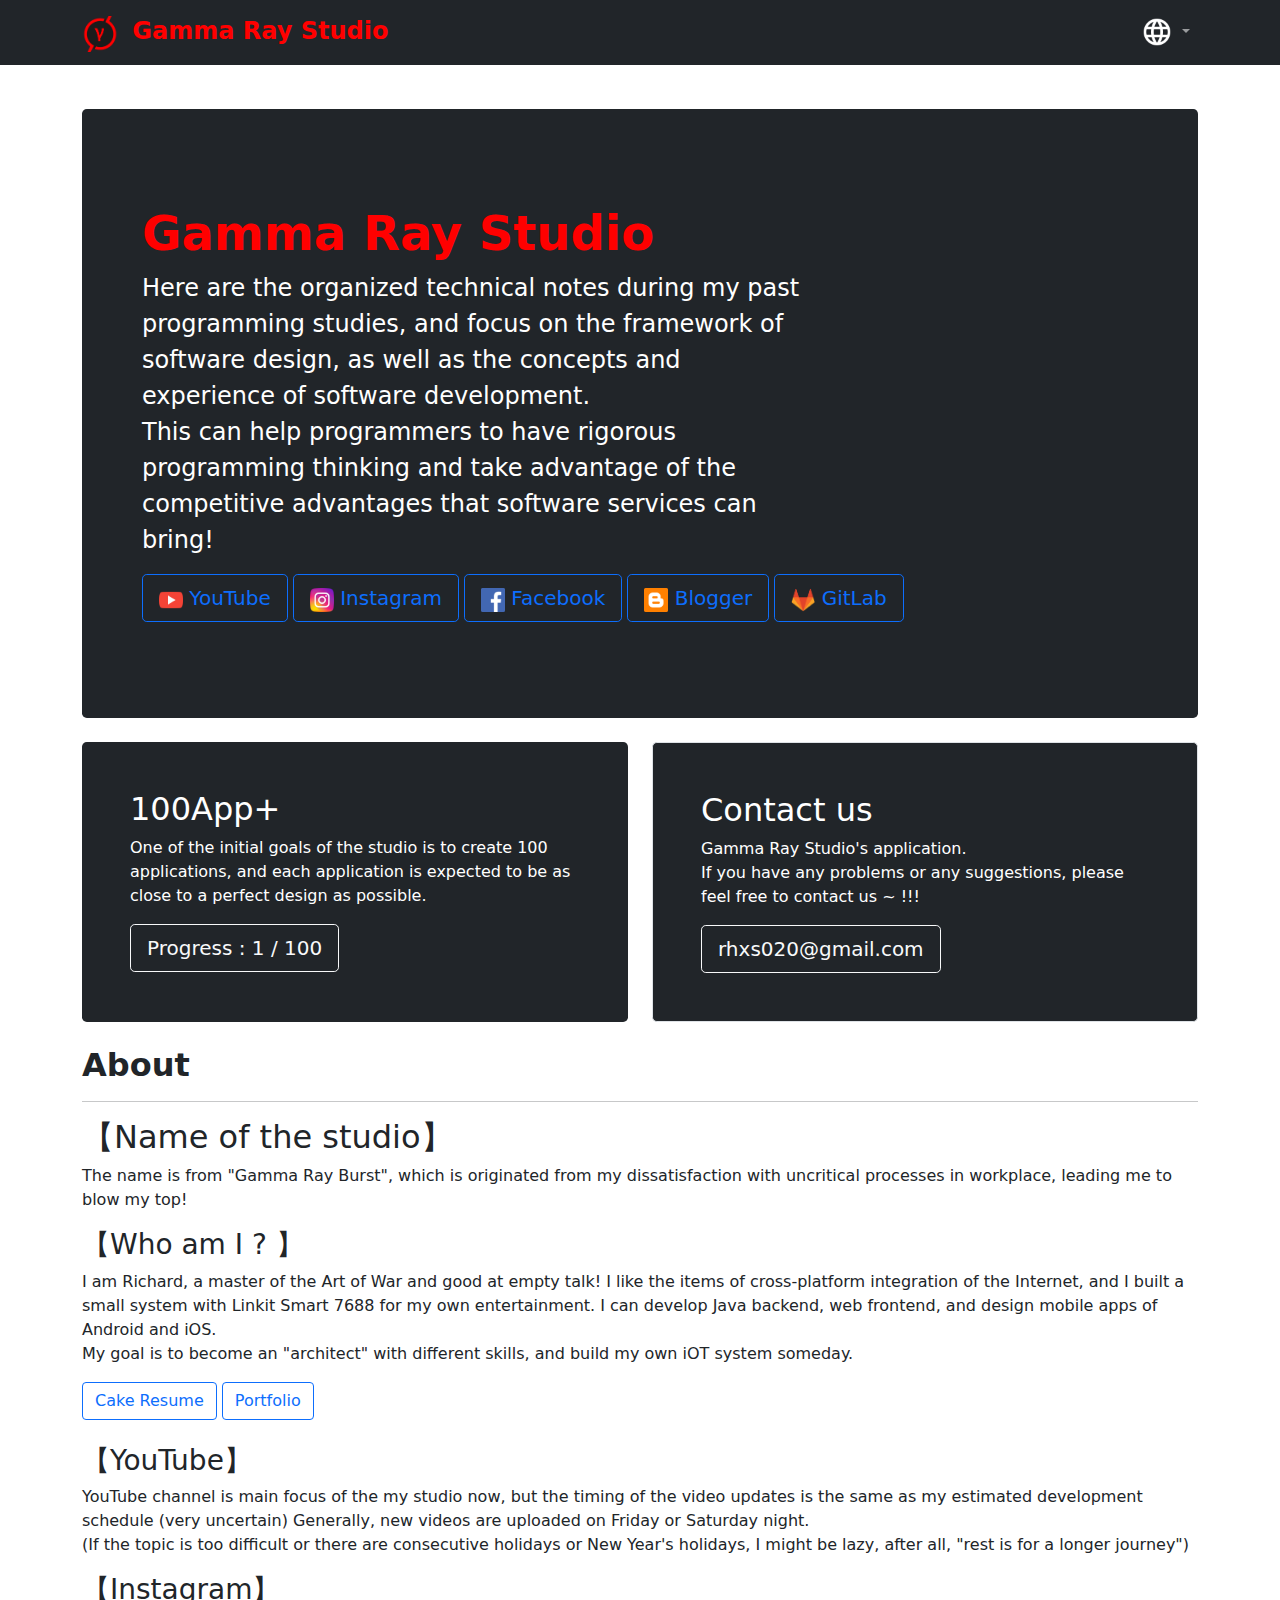
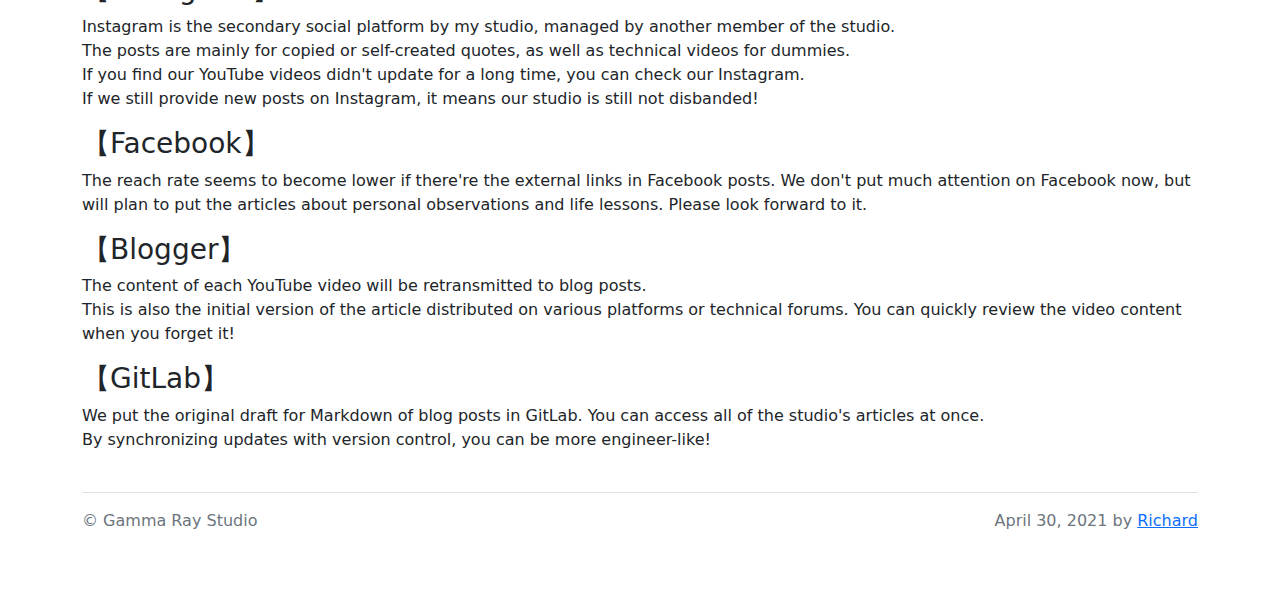
<file: index.html>
<!doctype html>
<html lang="en">

<head>
    <meta charset="utf-8">
    <meta name="viewport" content="width=device-width, initial-scale=1">
    <meta name="description" content="">
    <meta name="author" content="Mark Otto, Jacob Thornton, and Bootstrap contributors">
    <meta name="generator" content="Hugo 0.82.0">
    <title>Gamma Ray Studio</title>
    <link rel="icon" href="favicon.ico" type="image/x-icon" />
    <link rel="canonical" href="https://getbootstrap.com/docs/5.0/examples/jumbotron/">


    <!-- Bootstrap core CSS -->
    <link href="assets/dist/css/bootstrap.min.css" rel="stylesheet">

    <!-- CSS-->
    <link href="assets/css/navbar.css" rel="stylesheet">

    <style>
        .bd-placeholder-img {
            font-size: 1.125rem;
            text-anchor: middle;
            -webkit-user-select: none;
            -moz-user-select: none;
            user-select: none;
        }

        @media (min-width: 768px) {
            .bd-placeholder-img-lg {
                font-size: 3.5rem;
            }
        }

    </style>
</head>

<body>
    <header>
        <nav class="navbar navbar-expand-lg navbar-dark bg-dark" aria-label="Eighth navbar example">
            <div class="container">
                <a class="navbar-brand" href="index.html">
                    <img src="assets/img/gamma-ray-logo2.png" alt="" width="36" height="36" class="me-2" viewBox="0 0 118 94">
                    <span class="fs-4" style="color: red;font-weight: bold;">Gamma Ray Studio</span>
                </a>
                <form class="d-flex">
                    <ul class="navbar-nav me-auto mb-2 mb-lg-0">

                        <li class="nav-item dropdown">
                            <a class="nav-link dropdown-toggle" href="#" id="dropdown07" data-bs-toggle="dropdown" aria-expanded="false">
                                <img src="assets/img/outline_language_white.png" alt="" width="32" height="32">
                            </a>
                            <ul class="dropdown-menu" aria-labelledby="dropdown07">
                                <li><a class="dropdown-item" href="en-us/index.html">English</a></li>
                                <li><a class="dropdown-item" href="zh-cht/index.html">繁體中文</a></li>
                                <li><a class="dropdown-item" href="zh-chs/index.html">简体中文</a></li>
                            </ul>
                        </li>
                    </ul>
                </form>
            </div>
        </nav>
    </header>
    <main>
        <div class="container py-4">
            <div class="p-5 mb-4 text-white bg-dark rounded-3">
                <div class="container-fluid py-5">
                    <h1 class="display-5 fw-bold" style="color: red;font-weight: bold;">
                        Gamma Ray Studio
                    </h1>
                    <p class="col-md-8 fs-4">
                        Here are the organized technical notes during my past programming studies, and focus on the framework of software design, as well as the concepts and experience of software development. <br>
                        This can help programmers to have rigorous programming thinking and take advantage of the competitive advantages that software services can bring!
                    </p>
                    <a class="btn btn-outline-primary btn-lg" href="https://www.youtube.com/user/rhxs020" role="button" target="_blank">
                        <img src="assets/img/youtube.png" alt="" width="24" height="24">
                        YouTube
                    </a>
                    <a class="btn btn-outline-primary btn-lg" href="https://www.instagram.com/gammaray_studio/" role="button" target="_blank">
                        <img src="assets/img/instagram.png" alt="" width="24" height="24">
                        Instagram
                    </a>
                    <a class="btn btn-outline-primary btn-lg" href="https://www.facebook.com/gammaray.studio" role="button" target="_blank">
                        <img src="assets/img/facebook.png" alt="" width="24" height="24">
                        Facebook
                    </a>
                    <a class="btn btn-outline-primary btn-lg" href="https://gamma-ray-studio.blogspot.com/" role="button" target="_blank">
                        <img src="assets/img/blogger.png" alt="" width="24" height="24">
                        Blogger
                    </a>
                    <a class="btn btn-outline-primary btn-lg" href="https://gitlab.com/GammaRayStudio/DevDoc" role="button" target="_blank">
                        <img src="assets/img/gitlab.png" alt="" width="24" height="24">
                        GitLab
                    </a>
                </div>
            </div>

            <div class="row align-items-md-stretch">
                <div class="col-md-6">
                    <div class="h-100 p-5 text-white bg-dark rounded-3">
                        <h2>100App+</h2>
                        <p>
                            One of the initial goals of the studio is to create 100 applications, and each application is expected to be as close to a perfect design as possible.
                        </p>
                        <a class="btn btn-outline-light btn-lg mb-3 mb-sm-0" href="en-us/100App+.html" role="button" target="_blank">
                            Progress : 1 / 100
                        </a>
                    </div>
                </div>
                <div class="col-md-6">
                    <div class="h-100 p-5 text-white bg-dark border rounded-3">
                        <h2>Contact us</h2>
                        <p>
                            Gamma Ray Studio's application. <br>
                            If you have any problems or any suggestions, please feel free to contact us ~ !!! <br>
                        </p>
                        <a class="btn btn-outline-light btn-lg mb-3 mb-sm-0" href="mailto:rhxs020@gmail.com" role="button" target="_blank">rhxs020@gmail.com</a>
                    </div>
                </div>
            </div>

            <br>

            <div class="row align-items-md-stretch">
                <div class="col-md-12">
                    <article class="blog-post">
                        <h2 class="blog-post-title" style="font-weight: bold;">About</h2>
                        <hr>
                        <h2>【Name of the studio】</h2>
                        <p>
                            The name is from "Gamma Ray Burst", which is originated from my dissatisfaction with uncritical processes in workplace, leading me to blow my top!
                        </p>
                        <h3>【Who am I ? 】</h3>
                        <p>
                            I am Richard, a master of the Art of War and good at empty talk! I like the items of cross-platform integration of the Internet, and I built a small system with Linkit Smart 7688 for my own entertainment. I can develop Java backend, web frontend, and design mobile apps of Android and iOS. <br>
                            My goal is to become an "architect" with different skills, and build my own iOT system someday. 
                        </p>
                        <nav class="blog-pagination" aria-label="Pagination">
                            <a class="btn btn-outline-primary" href="https://www.cakeresume.com/rhxs020">Cake Resume</a>
                            <a class="btn btn-outline-primary" href="https://gitlab.com/Enoxs/Portfolio/blob/master/README.md">Portfolio</a>
                        </nav>
                        <br>
                        <h3>【YouTube】</h3>
                        <p>
                            YouTube channel is main focus of the my studio now, but the timing of the video updates is the same as my estimated development schedule (very uncertain) Generally, new videos are uploaded on  Friday or Saturday night. <br>
                            (If the topic is too difficult or there are consecutive holidays or New Year's holidays, I might be lazy, after all, "rest is for a longer journey")
                        </p>
                        <h3>【Instagram】</h3>
                        <p>
                            Instagram is the secondary social platform by my studio, managed by another member of the studio.<br>
                            The posts are mainly for copied or self-created quotes, as well as technical videos for dummies.<br>
                            If you find our YouTube videos didn't update for a long time, you can check our Instagram.<br>
                            If we still provide new posts on Instagram, it means our studio is still not disbanded!
                        </p>
                        <h3>【Facebook】</h3>
                        <p>
                            The reach rate seems to become lower if there're the external links in Facebook posts. We don't put much attention on Facebook now, but will plan to put the articles about personal observations and life lessons. Please look forward to it.
                        </p>
                        <h3>【Blogger】</h3>
                        <p>
                            The content of each YouTube video will be retransmitted to blog posts.<br>
                            This is also the initial version of the article distributed on various platforms or technical forums. You can quickly review the video content when you forget it!
                        </p>
                        <h3>【GitLab】</h3>
                        <p>
                            We put the original draft for Markdown of blog posts in GitLab. You can access all of the studio's articles at once. <br>
                            By synchronizing updates with version control, you can be more engineer-like!
                        </p>
                    </article><!-- /.blog-post -->
                </div>
            </div><!-- /.row -->

            <footer class="pt-3 mt-4 text-muted border-top">
                <p class="float-end">April 30, 2021 by <a href="https://www.cakeresume.com/rhxs020">Richard</a></p>
                <p class="blog-post-meta">&copy; Gamma Ray Studio</p>
            </footer>
        </div>
    </main>
    <script src="assets/dist/js/bootstrap.bundle.min.js"></script>


</body>

</html>
</file>
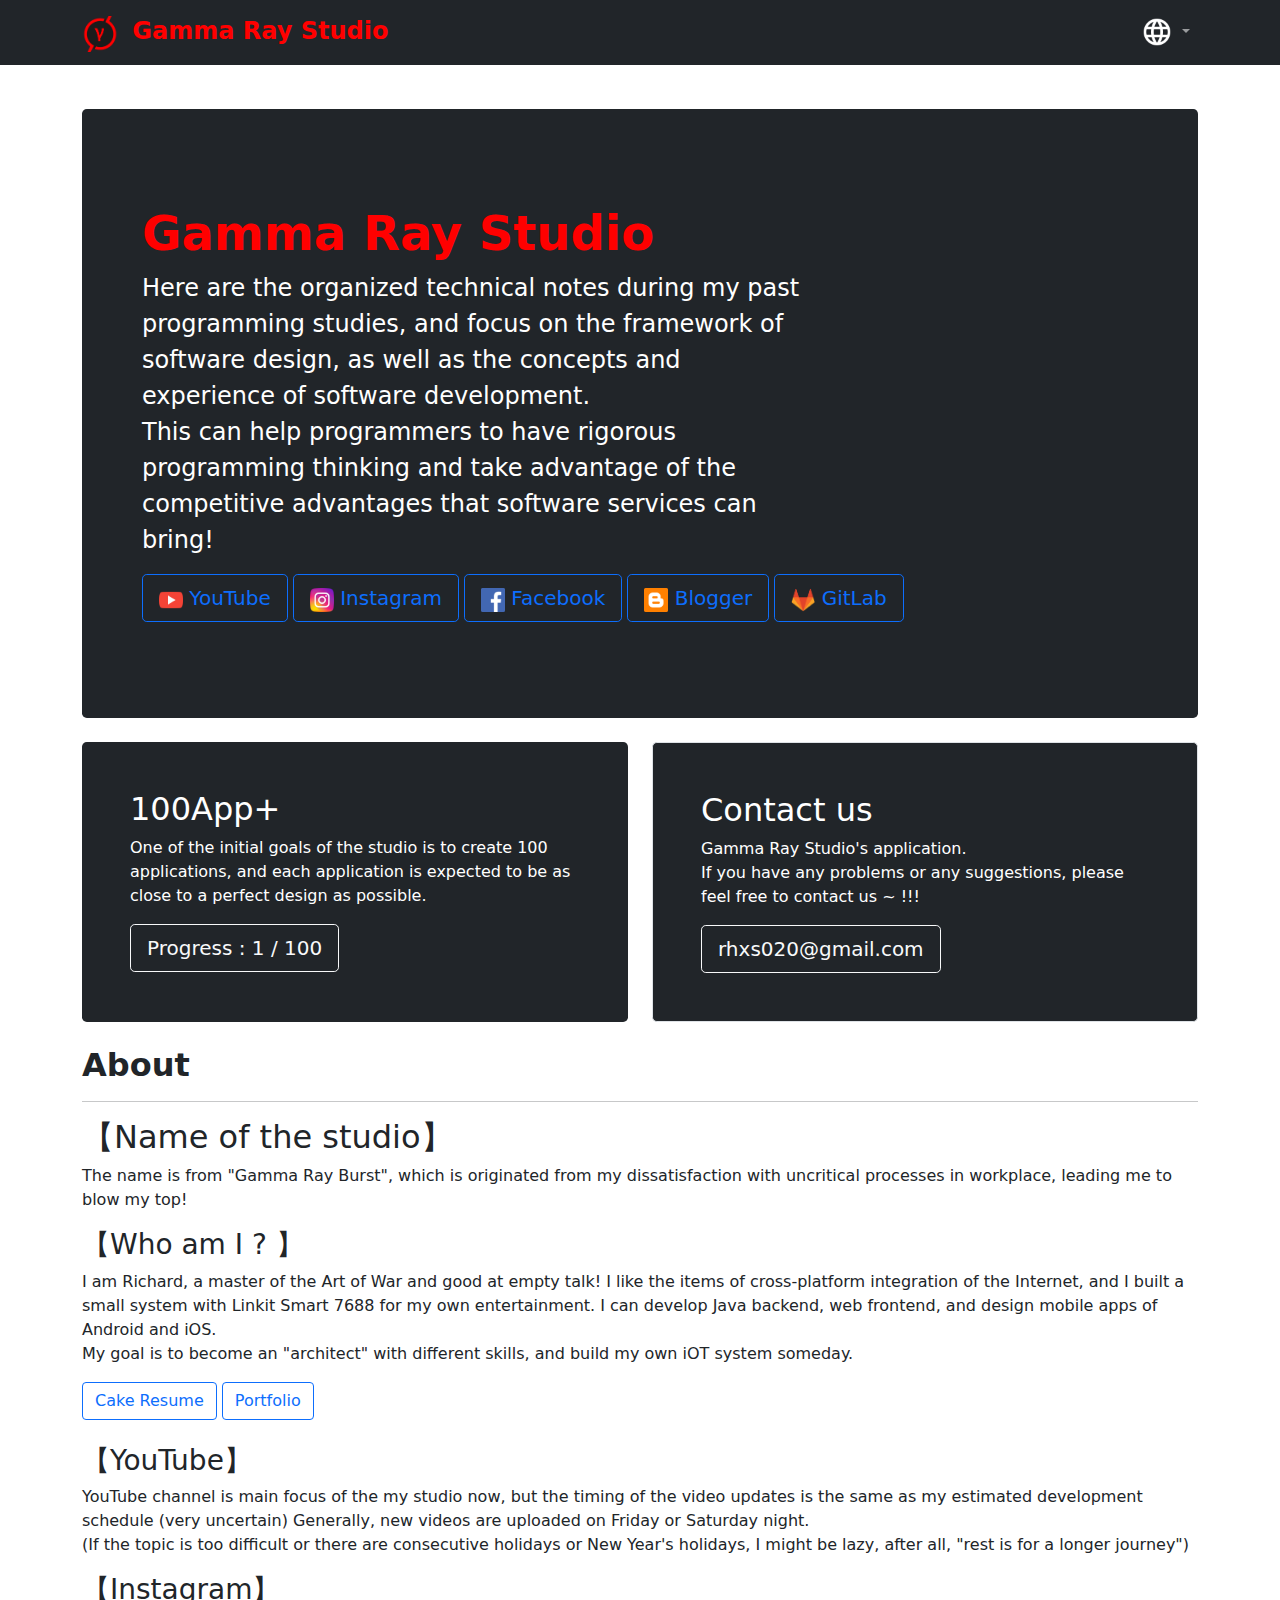
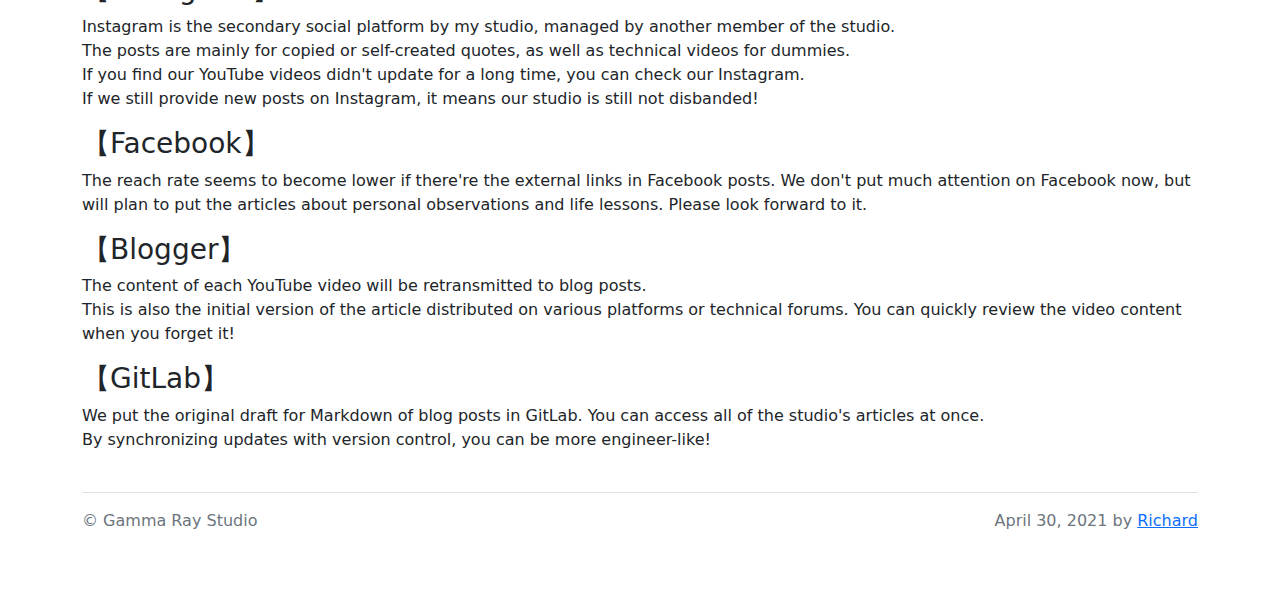
<file: en-us/index.html>
<!doctype html>
<html lang="en">

<head>
    <meta charset="utf-8">
    <meta name="viewport" content="width=device-width, initial-scale=1">
    <meta name="description" content="">
    <meta name="author" content="Mark Otto, Jacob Thornton, and Bootstrap contributors">
    <meta name="generator" content="Hugo 0.82.0">
    <title>Gamma Ray Studio</title>
    <link rel="icon" href="../assets/img/favicon.ico" type="image/x-icon" />
    <link rel="canonical" href="https://getbootstrap.com/docs/5.0/examples/jumbotron/">


    <!-- Bootstrap core CSS -->
    <link href="../assets/dist/css/bootstrap.min.css" rel="stylesheet">

    <!-- CSS-->
    <link href="../assets/css/navbar.css" rel="stylesheet">

    <style>
        .bd-placeholder-img {
            font-size: 1.125rem;
            text-anchor: middle;
            -webkit-user-select: none;
            -moz-user-select: none;
            user-select: none;
        }

        @media (min-width: 768px) {
            .bd-placeholder-img-lg {
                font-size: 3.5rem;
            }
        }

    </style>
</head>

<body>
    <header>
        <nav class="navbar navbar-expand-lg navbar-dark bg-dark" aria-label="Eighth navbar example">
            <div class="container">
                <a class="navbar-brand" href="index.html">
                    <img src="../assets/img/gamma-ray-logo2.png" alt="" width="36" height="36" class="me-2" viewBox="0 0 118 94">
                    <span class="fs-4" style="color: red;font-weight: bold;">Gamma Ray Studio</span>
                </a>
                <form class="d-flex">
                    <ul class="navbar-nav me-auto mb-2 mb-lg-0">

                        <li class="nav-item dropdown">
                            <a class="nav-link dropdown-toggle" href="#" id="dropdown07" data-bs-toggle="dropdown" aria-expanded="false">
                                <img src="../assets/img/outline_language_white.png" alt="" width="32" height="32">
                            </a>
                            <ul class="dropdown-menu" aria-labelledby="dropdown07">
                                <li><a class="dropdown-item" href="../en-us/index.html">English</a></li>
                                <li><a class="dropdown-item" href="../zh-cht/index.html">繁體中文</a></li>
                                <li><a class="dropdown-item" href="../zh-chs/index.html">简体中文</a></li>
                            </ul>
                        </li>
                    </ul>
                </form>
            </div>
        </nav>
    </header>
    <main>
        <div class="container py-4">
            <div class="p-5 mb-4 text-white bg-dark rounded-3">
                <div class="container-fluid py-5">
                    <h1 class="display-5 fw-bold" style="color: red;font-weight: bold;">
                        Gamma Ray Studio
                    </h1>
                    <p class="col-md-8 fs-4">
                        Here are the organized technical notes during my past programming studies, and focus on the framework of software design, as well as the concepts and experience of software development. <br>
                        This can help programmers to have rigorous programming thinking and take advantage of the competitive advantages that software services can bring!
                    </p>
                    <a class="btn btn-outline-primary btn-lg" href="https://www.youtube.com/user/rhxs020" role="button" target="_blank">
                        <img src="../assets/img/youtube.png" alt="" width="24" height="24">
                        YouTube
                    </a>
                    <a class="btn btn-outline-primary btn-lg" href="https://www.instagram.com/gammaray_studio/" role="button" target="_blank">
                        <img src="../assets/img/instagram.png" alt="" width="24" height="24">
                        Instagram
                    </a>
                    <a class="btn btn-outline-primary btn-lg" href="https://www.facebook.com/gammaray.studio" role="button" target="_blank">
                        <img src="../assets/img/facebook.png" alt="" width="24" height="24">
                        Facebook
                    </a>
                    <a class="btn btn-outline-primary btn-lg" href="https://gamma-ray-studio.blogspot.com/" role="button" target="_blank">
                        <img src="../assets/img/blogger.png" alt="" width="24" height="24">
                        Blogger
                    </a>
                    <a class="btn btn-outline-primary btn-lg" href="https://gitlab.com/GammaRayStudio/DevDoc" role="button" target="_blank">
                        <img src="../assets/img/gitlab.png" alt="" width="24" height="24">
                        GitLab
                    </a>
                </div>
            </div>

            <div class="row align-items-md-stretch">
                <div class="col-md-6">
                    <div class="h-100 p-5 text-white bg-dark rounded-3">
                        <h2>100App+</h2>
                        <p>
                            One of the initial goals of the studio is to create 100 applications, and each application is expected to be as close to a perfect design as possible.
                        </p>
                        <a class="btn btn-outline-light btn-lg mb-3 mb-sm-0" href="100App+.html" role="button" target="_blank">
                            Progress : 1 / 100
                        </a>
                    </div>
                </div>
                <div class="col-md-6">
                    <div class="h-100 p-5 text-white bg-dark border rounded-3">
                        <h2>Contact us</h2>
                        <p>
                            Gamma Ray Studio's application. <br>
                            If you have any problems or any suggestions, please feel free to contact us ~ !!! <br>
                        </p>
                        <a class="btn btn-outline-light btn-lg mb-3 mb-sm-0" href="mailto:rhxs020@gmail.com" role="button" target="_blank">rhxs020@gmail.com</a>
                    </div>
                </div>
            </div>

            <br>

            <div class="row align-items-md-stretch">
                <div class="col-md-12">
                    <article class="blog-post">
                        <h2 class="blog-post-title" style="font-weight: bold;">About</h2>
                        <hr>
                        <h2>【Name of the studio】</h2>
                        <p>
                            The name is from "Gamma Ray Burst", which is originated from my dissatisfaction with uncritical processes in workplace, leading me to blow my top!
                        </p>
                        <h3>【Who am I ? 】</h3>
                        <p>
                            I am Richard, a master of the Art of War and good at empty talk! I like the items of cross-platform integration of the Internet, and I built a small system with Linkit Smart 7688 for my own entertainment. I can develop Java backend, web frontend, and design mobile apps of Android and iOS. <br>
                            My goal is to become an "architect" with different skills, and build my own iOT system someday. 
                        </p>
                        <nav class="blog-pagination" aria-label="Pagination">
                            <a class="btn btn-outline-primary" href="https://www.cakeresume.com/rhxs020">Cake Resume</a>
                            <a class="btn btn-outline-primary" href="https://gitlab.com/Enoxs/Portfolio/blob/master/README.md">Portfolio</a>
                        </nav>
                        <br>
                        <h3>【YouTube】</h3>
                        <p>
                            YouTube channel is main focus of the my studio now, but the timing of the video updates is the same as my estimated development schedule (very uncertain) Generally, new videos are uploaded on  Friday or Saturday night. <br>
                            (If the topic is too difficult or there are consecutive holidays or New Year's holidays, I might be lazy, after all, "rest is for a longer journey")
                        </p>
                        <h3>【Instagram】</h3>
                        <p>
                            Instagram is the secondary social platform by my studio, managed by another member of the studio.<br>
                            The posts are mainly for copied or self-created quotes, as well as technical videos for dummies.<br>
                            If you find our YouTube videos didn't update for a long time, you can check our Instagram.<br>
                            If we still provide new posts on Instagram, it means our studio is still not disbanded!
                        </p>
                        <h3>【Facebook】</h3>
                        <p>
                            The reach rate seems to become lower if there're the external links in Facebook posts. We don't put much attention on Facebook now, but will plan to put the articles about personal observations and life lessons. Please look forward to it.
                        </p>
                        <h3>【Blogger】</h3>
                        <p>
                            The content of each YouTube video will be retransmitted to blog posts.<br>
                            This is also the initial version of the article distributed on various platforms or technical forums. You can quickly review the video content when you forget it!
                        </p>
                        <h3>【GitLab】</h3>
                        <p>
                            We put the original draft for Markdown of blog posts in GitLab. You can access all of the studio's articles at once. <br>
                            By synchronizing updates with version control, you can be more engineer-like!
                        </p>
                    </article><!-- /.blog-post -->
                </div>
            </div><!-- /.row -->

            <footer class="pt-3 mt-4 text-muted border-top">
                <p class="float-end">April 30, 2021 by <a href="https://www.cakeresume.com/rhxs020">Richard</a></p>
                <p class="blog-post-meta">&copy; Gamma Ray Studio</p>
            </footer>
        </div>
    </main>
    <script src="../assets/dist/js/bootstrap.bundle.min.js"></script>
</body>

</html>
</file>
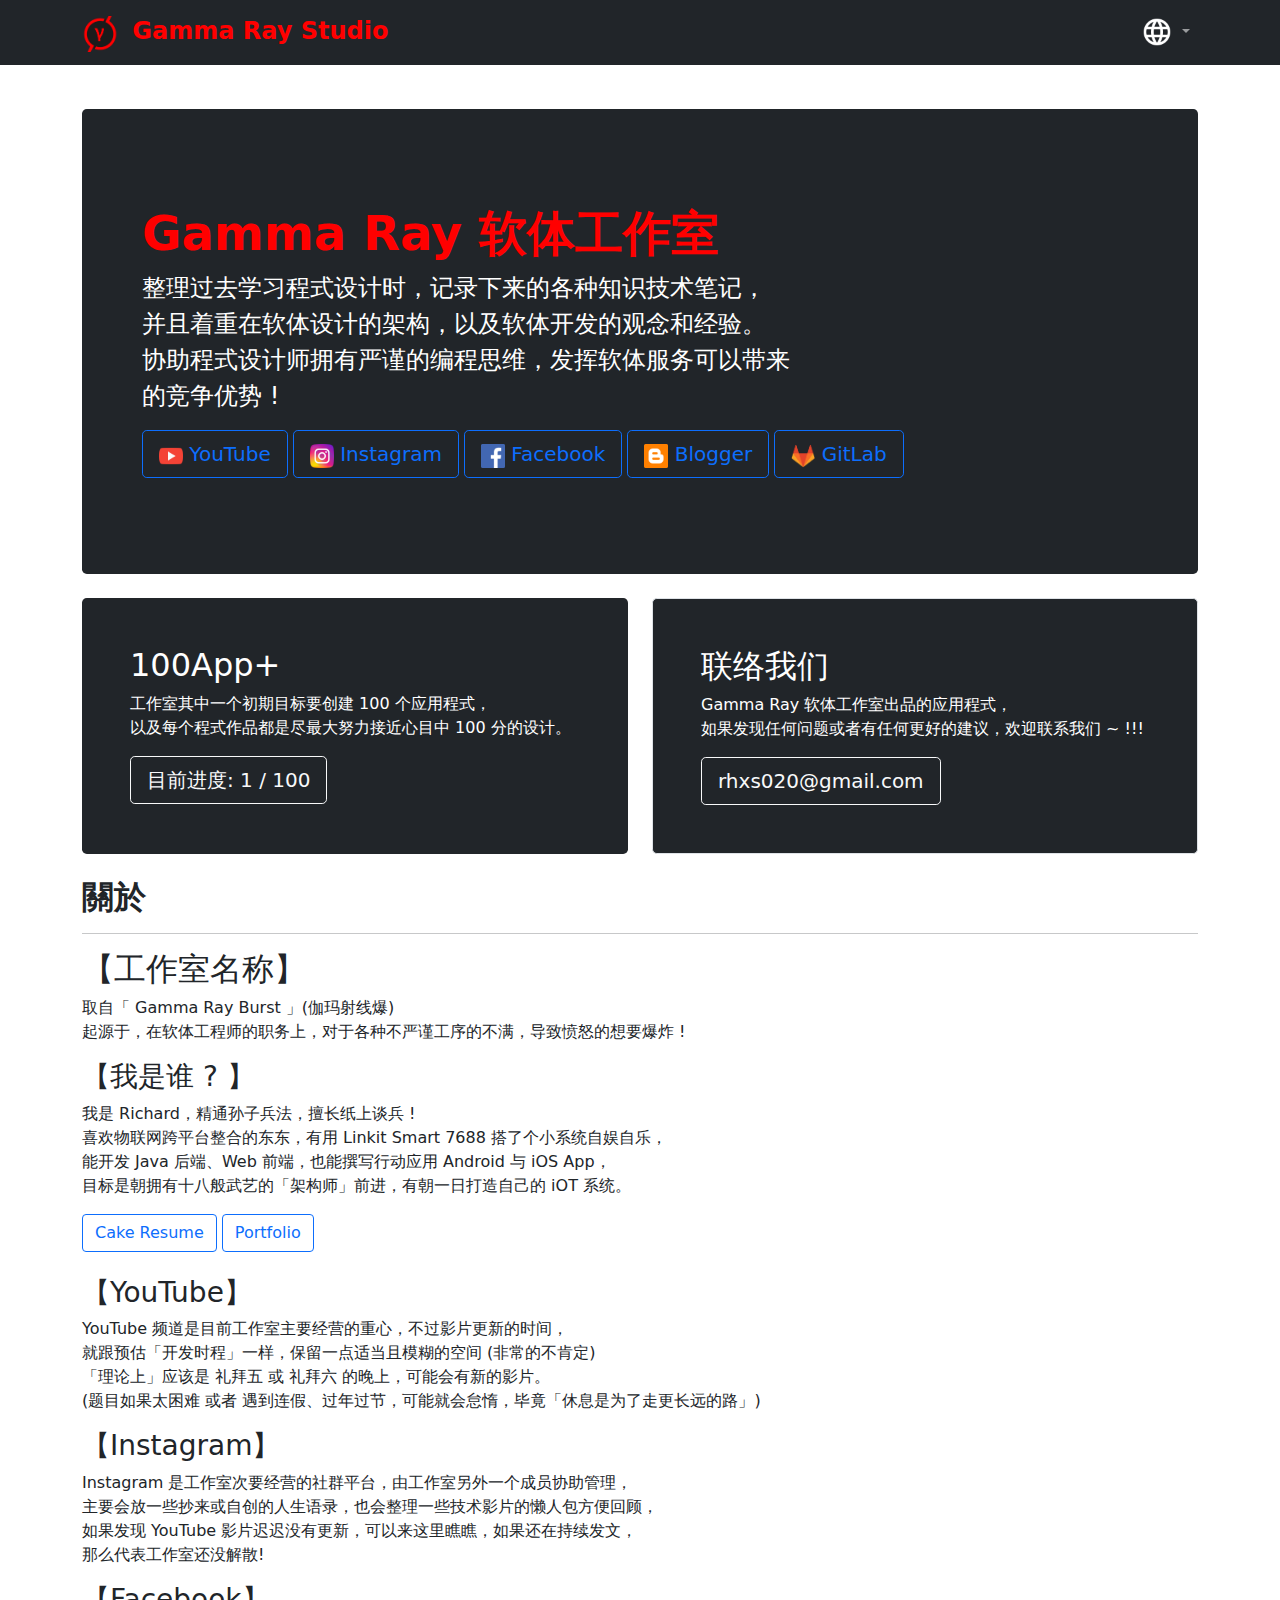
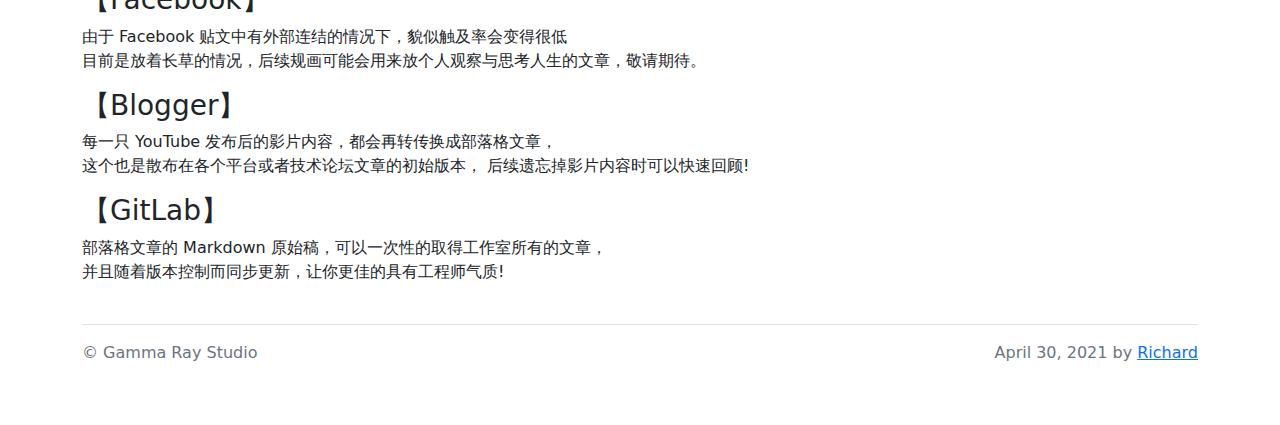
<file: zh-chs/index.html>
<!doctype html>
<html lang="en">

<head>
    <meta charset="utf-8">
    <meta name="viewport" content="width=device-width, initial-scale=1">
    <meta name="description" content="">
    <meta name="author" content="Mark Otto, Jacob Thornton, and Bootstrap contributors">
    <meta name="generator" content="Hugo 0.82.0">
    <title>Gamma Ray 软体工作室</title>
    <link rel="icon" href="../assets/img/favicon.ico" type="image/x-icon" />
    <link rel="canonical" href="https://getbootstrap.com/docs/5.0/examples/jumbotron/">


    <!-- Bootstrap core CSS -->
    <link href="../assets/dist/css/bootstrap.min.css" rel="stylesheet">

    <!-- CSS-->
    <link href="../assets/css/navbar.css" rel="stylesheet">

    <style>
        .bd-placeholder-img {
            font-size: 1.125rem;
            text-anchor: middle;
            -webkit-user-select: none;
            -moz-user-select: none;
            user-select: none;
        }

        @media (min-width: 768px) {
            .bd-placeholder-img-lg {
                font-size: 3.5rem;
            }
        }

    </style>
</head>

<body>
    <header>
        <nav class="navbar navbar-expand-lg navbar-dark bg-dark" aria-label="Eighth navbar example">
            <div class="container">
                <a class="navbar-brand" href="index.html">
                    <img src="../assets/img/gamma-ray-logo2.png" alt="" width="36" height="36" class="me-2" viewBox="0 0 118 94">
                    <span class="fs-4" style="color: red;font-weight: bold;">Gamma Ray Studio</span>
                </a>
                <form class="d-flex">
                    <ul class="navbar-nav me-auto mb-2 mb-lg-0">

                        <li class="nav-item dropdown">
                            <a class="nav-link dropdown-toggle" href="#" id="dropdown07" data-bs-toggle="dropdown" aria-expanded="false">
                                <img src="../assets/img/outline_language_white.png" alt="" width="32" height="32">
                            </a>
                            <ul class="dropdown-menu" aria-labelledby="dropdown07">
                                <li><a class="dropdown-item" href="../en-us/index.html">English</a></li>
                                <li><a class="dropdown-item" href="../zh-cht/index.html">繁體中文</a></li>
                                <li><a class="dropdown-item" href="../zh-chs/index.html">简体中文</a></li>
                            </ul>
                        </li>
                    </ul>
                </form>
            </div>
        </nav>
    </header>
    <main>
        <div class="container py-4">
            <div class="p-5 mb-4 text-white bg-dark rounded-3">
                <div class="container-fluid py-5">
                    <h1 class="display-5 fw-bold" style="color: red;font-weight: bold;">
                        Gamma Ray 软体工作室
                    </h1>
                    <p class="col-md-8 fs-4">
                        整理过去学习程式设计时，记录下来的各种知识技术笔记，<br>
                        并且着重在软体设计的架构，以及软体开发的观念和经验。<br>
                        协助程式设计师拥有严谨的编程思维，发挥软体服务可以带来的竞争优势 !
                    </p>
                    <a class="btn btn-outline-primary btn-lg" href="https://www.youtube.com/user/rhxs020" role="button" target="_blank">
                        <img src="../assets/img/youtube.png" alt="" width="24" height="24">
                        YouTube
                    </a>
                    <a class="btn btn-outline-primary btn-lg" href="https://www.instagram.com/gammaray_studio/" role="button" target="_blank">
                        <img src="../assets/img/instagram.png" alt="" width="24" height="24">
                        Instagram
                    </a>
                    <a class="btn btn-outline-primary btn-lg" href="https://www.facebook.com/gammaray.studio" role="button" target="_blank">
                        <img src="../assets/img/facebook.png" alt="" width="24" height="24">
                        Facebook
                    </a>
                    <a class="btn btn-outline-primary btn-lg" href="https://gamma-ray-studio.blogspot.com/" role="button" target="_blank">
                        <img src="../assets/img/blogger.png" alt="" width="24" height="24">
                        Blogger
                    </a>
                    <a class="btn btn-outline-primary btn-lg" href="https://gitlab.com/GammaRayStudio/DevDoc" role="button" target="_blank">
                        <img src="../assets/img/gitlab.png" alt="" width="24" height="24">
                        GitLab
                    </a>
                </div>
            </div>

            <div class="row align-items-md-stretch">
                <div class="col-md-6">
                    <div class="h-100 p-5 text-white bg-dark rounded-3">
                        <h2>100App+</h2>
                        <p>
                            工作室其中一个初期目标要创建 100 个应用程式，<br>
                            以及每个程式作品都是尽最大努力接近心目中 100 分的设计。
                        </p>
                        <a class="btn btn-outline-light btn-lg mb-3 mb-sm-0" href="100App+.html" role="button" target="_blank">
                            目前进度: 1 / 100
                        </a>
                    </div>
                </div>
                <div class="col-md-6">
                    <div class="h-100 p-5 text-white bg-dark border rounded-3">
                        <h2>联络我们</h2>
                        <p>
                            Gamma Ray 软体工作室出品的应用程式，<br>
                            如果发现任何问题或者有任何更好的建议，欢迎联系我们 ~ !!!
                        </p>
                        <a class="btn btn-outline-light btn-lg mb-3 mb-sm-0" href="mailto:rhxs020@gmail.com" role="button" target="_blank">rhxs020@gmail.com</a>
                    </div>
                </div>
            </div>

            <br>

            <div class="row align-items-md-stretch">
                <div class="col-md-12">
                    <article class="blog-post">
                        <h2 class="blog-post-title" style="font-weight: bold;">關於</h2>
                        <hr>
                        <h2>【工作室名称】</h2>
                        <p>
                            取自「 Gamma Ray Burst 」(伽玛射线爆)<br>
                            起源于，在软体工程师的职务上，对于各种不严谨工序的不满，导致愤怒的想要爆炸 !
                        </p>
                        <h3>【我是谁 ? 】</h3>
                        <p>
                            我是 Richard，精通孙子兵法，擅长纸上谈兵 !<br>
                            喜欢物联网跨平台整合的东东，有用 Linkit Smart 7688 搭了个小系统自娱自乐，<br>
                            能开发 Java 后端、Web 前端，也能撰写行动应用 Android 与 iOS App，<br>
                            目标是朝拥有十八般武艺的「架构师」前进，有朝一日打造自己的 iOT 系统。
                        </p>
                        <nav class="blog-pagination" aria-label="Pagination">
                            <a class="btn btn-outline-primary" href="https://www.cakeresume.com/rhxs020">Cake Resume</a>
                            <a class="btn btn-outline-primary" href="https://gitlab.com/Enoxs/Portfolio/blob/master/README.md">Portfolio</a>
                        </nav>
                        <br>
                        <h3>【YouTube】</h3>
                        <p>
                            YouTube 频道是目前工作室主要经营的重心，不过影片更新的时间，<br>
                            就跟预估「开发时程」一样，保留一点适当且模糊的空间 (非常的不肯定)<br>
                            「理论上」应该是 礼拜五 或 礼拜六 的晚上，可能会有新的影片。 <br>
                            (题目如果太困难 或者 遇到连假、过年过节，可能就会怠惰，毕竟「休息是为了走更长远的路」)
                        </p>
                        <h3>【Instagram】</h3>
                        <p>
                            Instagram 是工作室次要经营的社群平台，由工作室另外一个成员协助管理，<br>
                            主要会放一些抄来或自创的人生语录，也会整理一些技术影片的懒人包方便回顾，<br>
                            如果发现 YouTube 影片迟迟没有更新，可以来这里瞧瞧，如果还在持续发文，<br>
                            那么代表工作室还没解散!
                        </p>
                        <h3>【Facebook】</h3>
                        <p>
                            由于 Facebook 贴文中有外部连结的情况下，貌似触及率会变得很低<br>
                            目前是放着长草的情况，后续规画可能会用来放个人观察与思考人生的文章，敬请期待。
                        </p>
                        <h3>【Blogger】</h3>
                        <p>
                            每一只 YouTube 发布后的影片内容，都会再转传换成部落格文章，<br>
                            这个也是散布在各个平台或者技术论坛文章的初始版本，
                            后续遗忘掉影片内容时可以快速回顾!
                        </p>
                        <h3>【GitLab】</h3>
                        <p>
                            部落格文章的 Markdown 原始稿，可以一次性的取得工作室所有的文章，<br>
                            并且随着版本控制而同步更新，让你更佳的具有工程师气质!
                        </p>
                    </article><!-- /.blog-post -->
                </div>
            </div><!-- /.row -->

            <footer class="pt-3 mt-4 text-muted border-top">
                <p class="float-end">April 30, 2021 by <a href="https://www.cakeresume.com/rhxs020">Richard</a></p>
                <p class="blog-post-meta">&copy; Gamma Ray Studio</p>
            </footer>
        </div>
    </main>
    <script src="../assets/dist/js/bootstrap.bundle.min.js"></script>


</body>

</html>
</file>
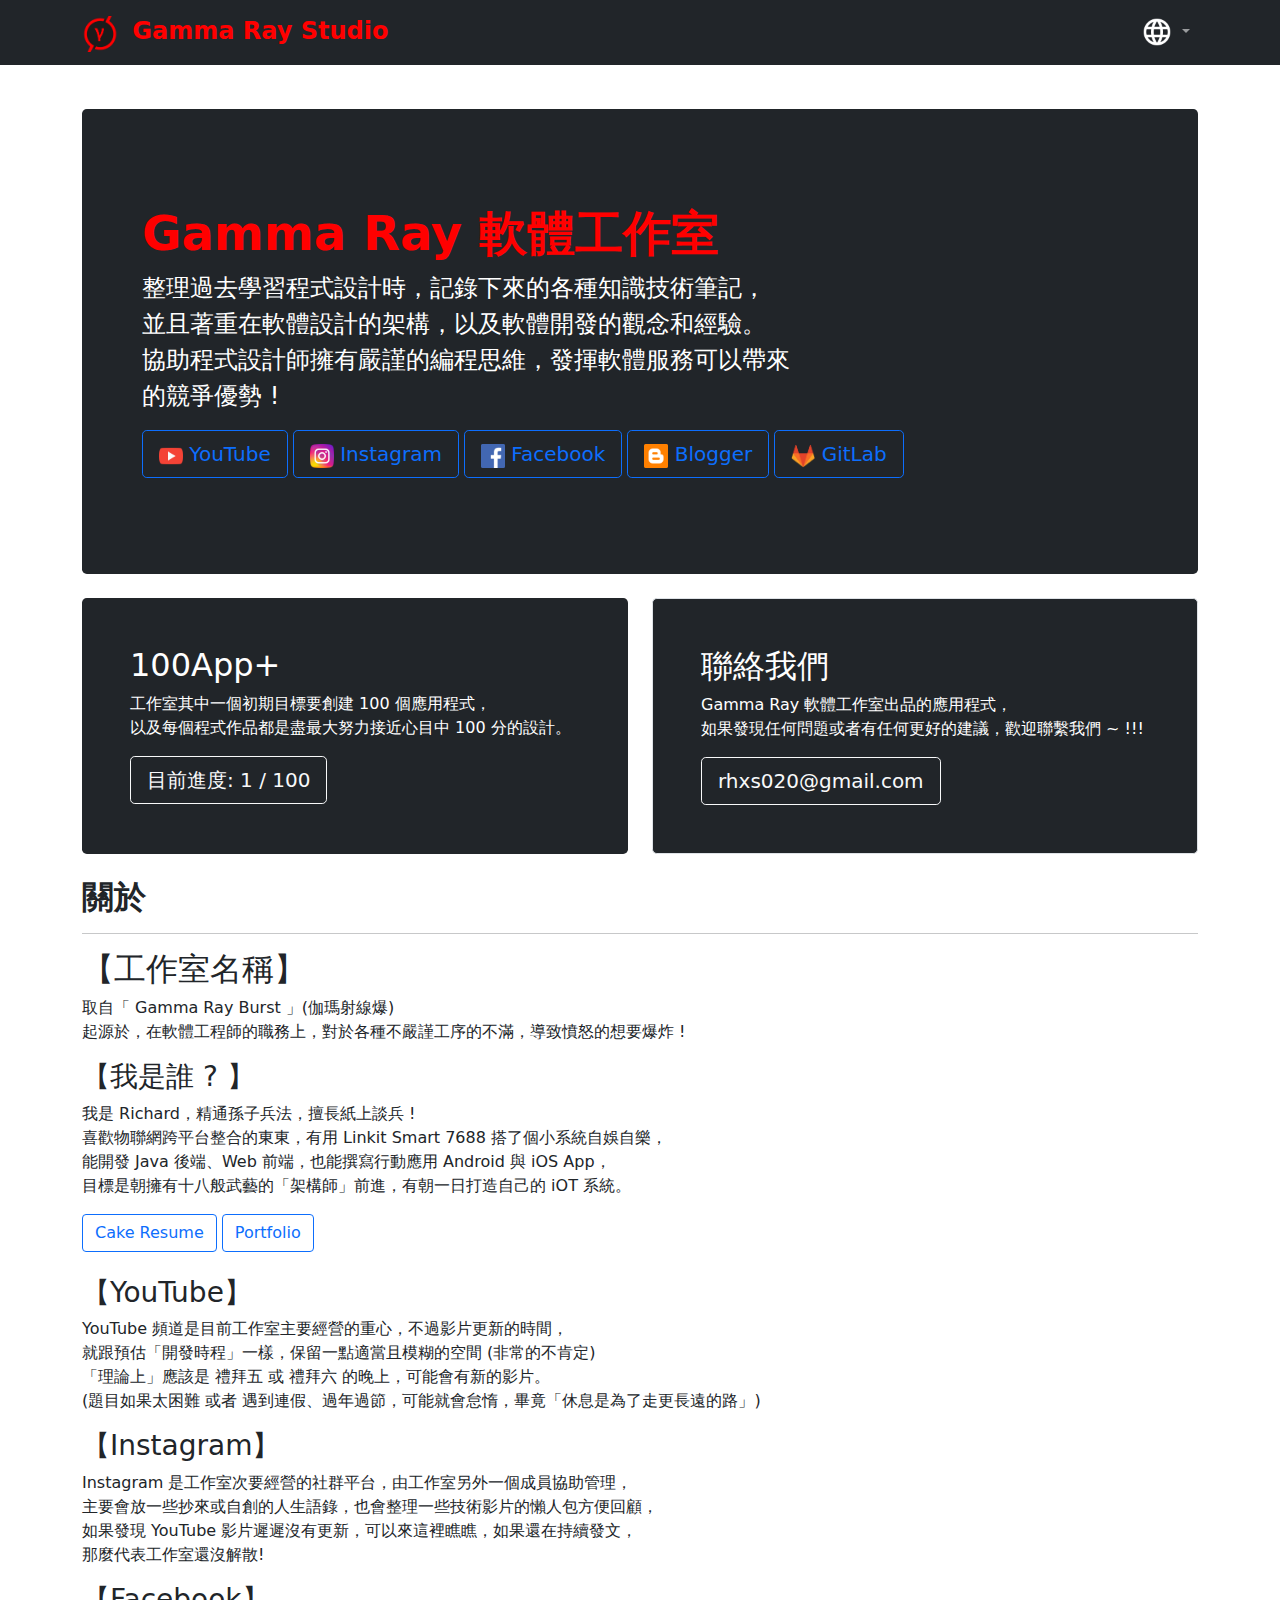
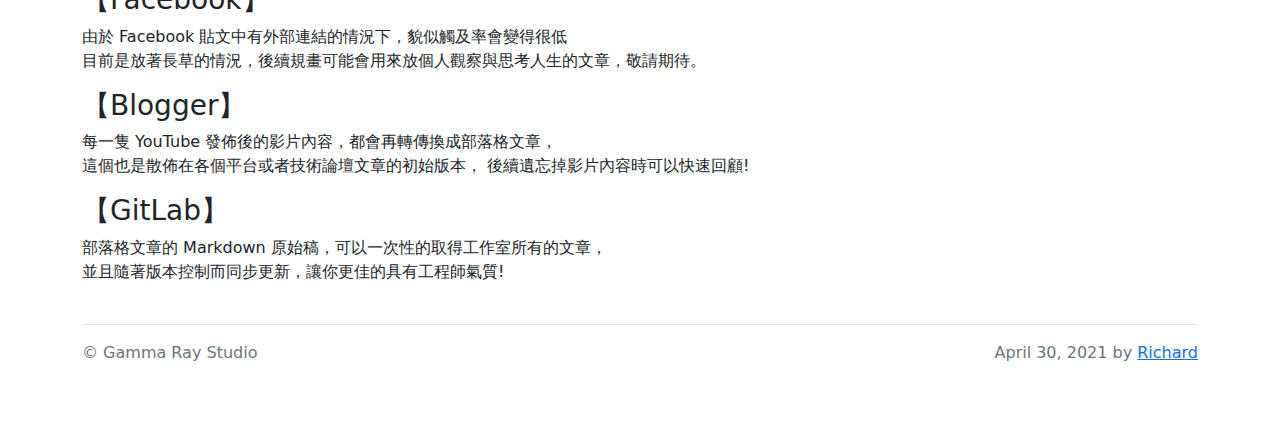
<file: zh-cht/index.html>
<!doctype html>
<html lang="en">

<head>
    <meta charset="utf-8">
    <meta name="viewport" content="width=device-width, initial-scale=1">
    <meta name="description" content="">
    <meta name="author" content="Mark Otto, Jacob Thornton, and Bootstrap contributors">
    <meta name="generator" content="Hugo 0.82.0">
    <title>Gamma Ray 軟體工作室</title>
    <link rel="icon" href="../favicon.ico" type="image/x-icon" />
    <link rel="canonical" href="https://getbootstrap.com/docs/5.0/examples/jumbotron/">


    <!-- Bootstrap core CSS -->
    <link href="../assets/dist/css/bootstrap.min.css" rel="stylesheet">

    <!-- CSS-->
    <link href="../assets/css/navbar.css" rel="stylesheet">

    <style>
        .bd-placeholder-img {
            font-size: 1.125rem;
            text-anchor: middle;
            -webkit-user-select: none;
            -moz-user-select: none;
            user-select: none;
        }

        @media (min-width: 768px) {
            .bd-placeholder-img-lg {
                font-size: 3.5rem;
            }
        }

    </style>
</head>

<body>
    <header>
        <nav class="navbar navbar-expand-lg navbar-dark bg-dark" aria-label="Eighth navbar example">
            <div class="container">
                <a class="navbar-brand" href="index.html">
                    <img src="../assets/img/gamma-ray-logo2.png" alt="" width="36" height="36" class="me-2" viewBox="0 0 118 94">
                    <span class="fs-4" style="color: red;font-weight: bold;">Gamma Ray Studio</span>
                </a>
                <form class="d-flex">
                    <ul class="navbar-nav me-auto mb-2 mb-lg-0">

                        <li class="nav-item dropdown">
                            <a class="nav-link dropdown-toggle" href="#" id="dropdown07" data-bs-toggle="dropdown" aria-expanded="false">
                                <img src="../assets/img/outline_language_white.png" alt="" width="32" height="32">
                            </a>
                            <ul class="dropdown-menu" aria-labelledby="dropdown07">
                                <li><a class="dropdown-item" href="../en-us/index.html">English</a></li>
                                <li><a class="dropdown-item" href="../zh-cht/index.html">繁體中文</a></li>
                                <li><a class="dropdown-item" href="../zh-chs/index.html">简体中文</a></li>
                            </ul>
                        </li>
                    </ul>
                </form>
            </div>
        </nav>
    </header>
    <main>
        <div class="container py-4">
            <div class="p-5 mb-4 text-white bg-dark rounded-3">
                <div class="container-fluid py-5">
                    <h1 class="display-5 fw-bold" style="color: red;font-weight: bold;">
                        Gamma Ray 軟體工作室
                    </h1>
                    <p class="col-md-8 fs-4">
                        整理過去學習程式設計時，記錄下來的各種知識技術筆記，<br>
                        並且著重在軟體設計的架構，以及軟體開發的觀念和經驗。<br>
                        協助程式設計師擁有嚴謹的編程思維，發揮軟體服務可以帶來的競爭優勢 !
                    </p>
                    <a class="btn btn-outline-primary btn-lg" href="https://www.youtube.com/user/rhxs020" role="button" target="_blank">
                        <img src="../assets/img/youtube.png" alt="" width="24" height="24">
                        YouTube
                    </a>
                    <a class="btn btn-outline-primary btn-lg" href="https://www.instagram.com/gammaray_studio/" role="button" target="_blank">
                        <img src="../assets/img/instagram.png" alt="" width="24" height="24">
                        Instagram
                    </a>
                    <a class="btn btn-outline-primary btn-lg" href="https://www.facebook.com/gammaray.studio" role="button" target="_blank">
                        <img src="../assets/img/facebook.png" alt="" width="24" height="24">
                        Facebook
                    </a>
                    <a class="btn btn-outline-primary btn-lg" href="https://gamma-ray-studio.blogspot.com/" role="button" target="_blank">
                        <img src="../assets/img/blogger.png" alt="" width="24" height="24">
                        Blogger
                    </a>
                    <a class="btn btn-outline-primary btn-lg" href="https://gitlab.com/GammaRayStudio/DevDoc" role="button" target="_blank">
                        <img src="../assets/img/gitlab.png" alt="" width="24" height="24">
                        GitLab
                    </a>
                </div>
            </div>

            <div class="row align-items-md-stretch">
                <div class="col-md-6">
                    <div class="h-100 p-5 text-white bg-dark rounded-3">
                        <h2>100App+</h2>
                        <p>
                            工作室其中一個初期目標要創建 100 個應用程式，<br>
                            以及每個程式作品都是盡最大努力接近心目中 100 分的設計。
                        </p>
                        <a class="btn btn-outline-light btn-lg mb-3 mb-sm-0" href="100App+.html" role="button" target="_blank">
                            目前進度: 1 / 100
                        </a>
                    </div>
                </div>
                <div class="col-md-6">
                    <div class="h-100 p-5 text-white bg-dark border rounded-3">
                        <h2>聯絡我們</h2>
                        <p>
                            Gamma Ray 軟體工作室出品的應用程式，<br>
                            如果發現任何問題或者有任何更好的建議，歡迎聯繫我們 ~ !!! <br>
                        </p>
                        <a class="btn btn-outline-light btn-lg mb-3 mb-sm-0" href="mailto:rhxs020@gmail.com" role="button" target="_blank">rhxs020@gmail.com</a>
                    </div>
                </div>
            </div>

            <br>

            <div class="row align-items-md-stretch">
                <div class="col-md-12">
                    <article class="blog-post">
                        <h2 class="blog-post-title" style="font-weight: bold;">關於</h2>
                        <hr>
                        <h2>【工作室名稱】</h2>
                        <p>
                            取自「 Gamma Ray Burst 」(伽瑪射線爆)<br>
                            起源於，在軟體工程師的職務上，對於各種不嚴謹工序的不滿，導致憤怒的想要爆炸 !<br>
                        </p>
                        <h3>【我是誰 ? 】</h3>
                        <p>
                            我是 Richard，精通孫子兵法，擅長紙上談兵 !<br>
                            喜歡物聯網跨平台整合的東東，有用 Linkit Smart 7688 搭了個小系統自娛自樂，<br>
                            能開發 Java 後端、Web 前端，也能撰寫行動應用 Android 與 iOS App，<br>
                            目標是朝擁有十八般武藝的「架構師」前進，有朝一日打造自己的 iOT 系統。
                        </p>
                        <nav class="blog-pagination" aria-label="Pagination">
                            <a class="btn btn-outline-primary" href="https://www.cakeresume.com/rhxs020">Cake Resume</a>
                            <a class="btn btn-outline-primary" href="https://gitlab.com/Enoxs/Portfolio/blob/master/README.md">Portfolio</a>
                        </nav>
                        <br>
                        <h3>【YouTube】</h3>
                        <p>
                            YouTube 頻道是目前工作室主要經營的重心，不過影片更新的時間，<br>
                            就跟預估「開發時程」一樣，保留一點適當且模糊的空間 (非常的不肯定)<br>
                            「理論上」應該是 禮拜五 或 禮拜六 的晚上，可能會有新的影片。<br>
                            (題目如果太困難 或者 遇到連假、過年過節，可能就會怠惰，畢竟「休息是為了走更長遠的路」)
                        </p>
                        <h3>【Instagram】</h3>
                        <p>
                            Instagram 是工作室次要經營的社群平台，由工作室另外一個成員協助管理，<br>
                            主要會放一些抄來或自創的人生語錄，也會整理一些技術影片的懶人包方便回顧，<br>
                            如果發現 YouTube 影片遲遲沒有更新，可以來這裡瞧瞧，如果還在持續發文，<br>
                            那麼代表工作室還沒解散!
                        </p>
                        <h3>【Facebook】</h3>
                        <p>
                            由於 Facebook 貼文中有外部連結的情況下，貌似觸及率會變得很低<br>
                            目前是放著長草的情況，後續規畫可能會用來放個人觀察與思考人生的文章，敬請期待。
                        </p>
                        <h3>【Blogger】</h3>
                        <p>
                            每一隻 YouTube 發佈後的影片內容，都會再轉傳換成部落格文章，<br>
                            這個也是散佈在各個平台或者技術論壇文章的初始版本，
                            後續遺忘掉影片內容時可以快速回顧!
                        </p>
                        <h3>【GitLab】</h3>
                        <p>
                            部落格文章的 Markdown 原始稿，可以一次性的取得工作室所有的文章，<br>
                            並且隨著版本控制而同步更新，讓你更佳的具有工程師氣質!
                        </p>
                    </article><!-- /.blog-post -->
                </div>
            </div><!-- /.row -->

            <footer class="pt-3 mt-4 text-muted border-top">
                <p class="float-end">April 30, 2021 by <a href="https://www.cakeresume.com/rhxs020">Richard</a></p>
                <p class="blog-post-meta">&copy; Gamma Ray Studio</p>
            </footer>
        </div>
    </main>
    <script src="../assets/dist/js/bootstrap.bundle.min.js"></script>


</body>

</html>
</file>
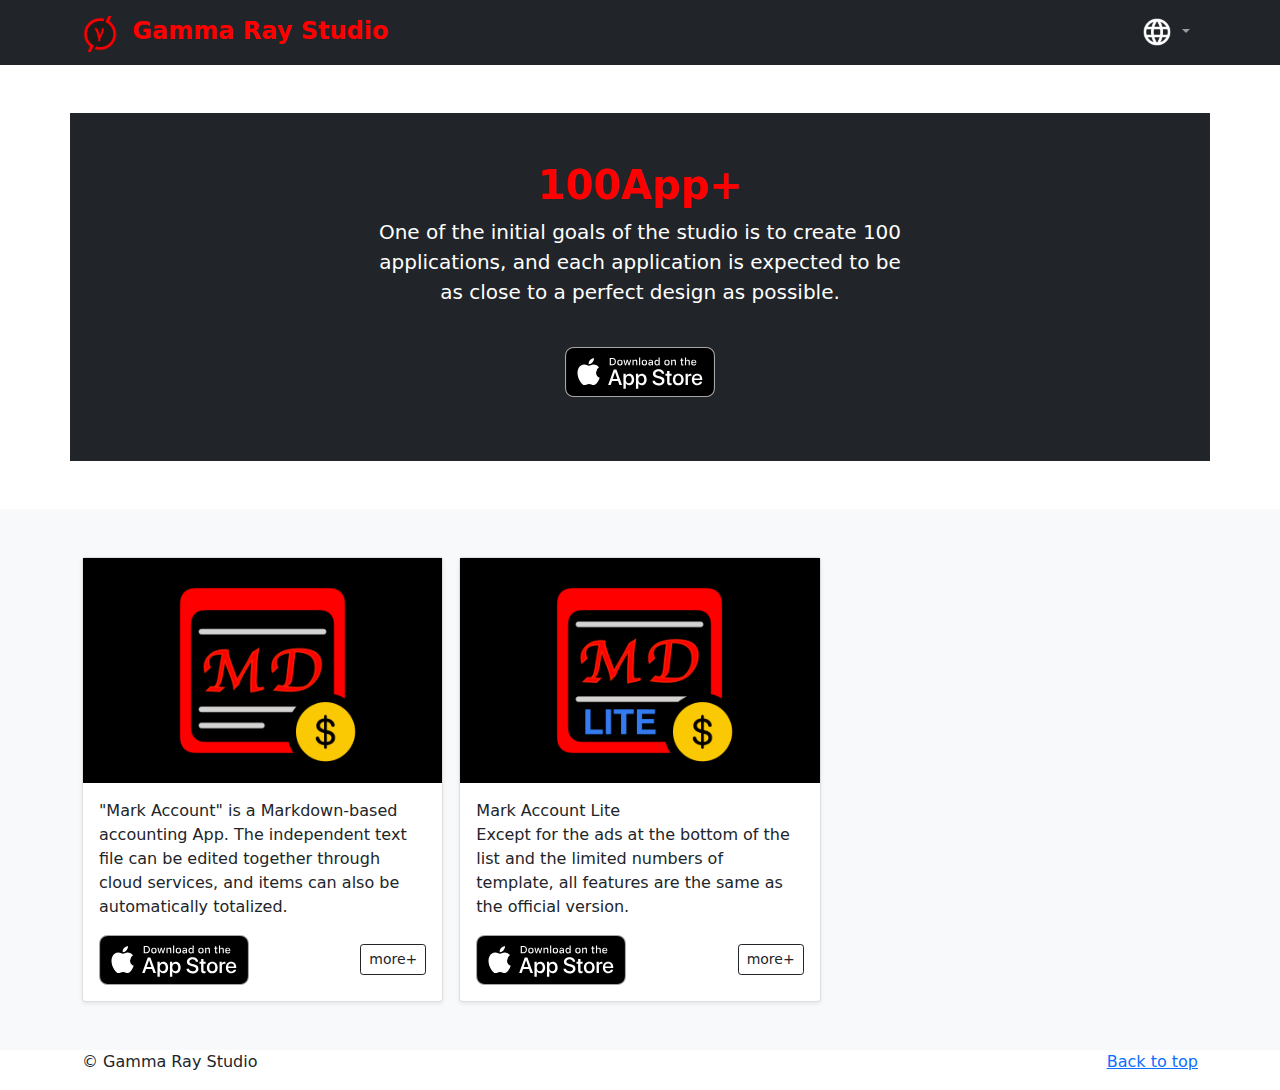
<file: en-us/100App+.html>
<!doctype html>
<html lang="en">

<head>
    <meta charset="utf-8">
    <meta name="viewport" content="width=device-width, initial-scale=1">
    <meta name="description" content="">
    <meta name="author" content="Mark Otto, Jacob Thornton, and Bootstrap contributors">
    <meta name="generator" content="Hugo 0.82.0">
    <title>100App+</title>
    <link rel="icon" href="../assets/img/favicon.ico" type="image/x-icon" />
    <link rel="canonical" href="https://getbootstrap.com/docs/5.0/examples/album/">



    <!-- Bootstrap core CSS -->
    <link href="../assets/dist/css/bootstrap.min.css" rel="stylesheet">

    <style>
        .bd-placeholder-img {
            font-size: 1.125rem;
            text-anchor: middle;
            -webkit-user-select: none;
            -moz-user-select: none;
            user-select: none;
        }

        @media (min-width: 768px) {
            .bd-placeholder-img-lg {
                font-size: 3.5rem;
            }
        }

    </style>


</head>

<body>
    <header>
        <nav class="navbar navbar-expand-lg navbar-dark bg-dark" aria-label="Eighth navbar example">
            <div class="container">
                <a class="navbar-brand" href="index.html">
                    <img src="../assets/img/gamma-ray-logo2.png" alt="" width="36" height="36" class="me-2" viewBox="0 0 118 94">
                    <span class="fs-4" style="color: red;font-weight: bold;">Gamma Ray Studio</span>
                </a>
                <form class="d-flex">
                    <ul class="navbar-nav me-auto mb-2 mb-lg-0">

                        <li class="nav-item dropdown">
                            <a class="nav-link dropdown-toggle" href="#" id="dropdown07" data-bs-toggle="dropdown" aria-expanded="false">
                                <img src="../assets/img/outline_language_white.png" alt="" width="32" height="32">
                            </a>
                            <ul class="dropdown-menu" aria-labelledby="dropdown07">
                                <li><a class="dropdown-item" href="../en-us/100App+.html">English</a></li>
                                <li><a class="dropdown-item" href="../zh-cht/100App+.html">繁體中文</a></li>
                                <li><a class="dropdown-item" href="../zh-chs/100App+.html">简体中文</a></li>
                            </ul>
                        </li>
                    </ul>
                </form>
            </div>
        </nav>
    </header>

    <main>

        <section class="py-5 text-center container ">
            <div class="row py-lg-5 bg-dark">
                <div class="col-lg-6 col-md-8 mx-auto ">
                    <h1 class="fw-light">
                        <font style="color: red;font-weight: bold;">100App+</font>
                    </h1>
                    <p class="lead text-muted ">
                        <font style="color: white">
                            One of the initial goals of the studio is to create 100 applications, and each application is expected to be as close to a perfect design as possible.
                        </font>
                    </p>
                    <br>
                    <p>
                        <a href="https://apps.apple.com/us/developer/jui-cheng-chang/id1563918642" role="button" target="_blank">
                            <img src="../assets/img/app-store_en-us.svg" height="50">
                        </a>
                    </p>
                </div>
            </div>
        </section>

        <div class="album py-5 bg-light">
            <div class="container">

                <div class="row row-cols-1 row-cols-sm-2 row-cols-md-3 g-3">
                    <div class="col">
                        <div class="card shadow-sm">
                            <div style="background-color:black; text-align:center;">
                                <img src="../assets/img/100App+/MarkAccount/001-1.AppIncon.png" alt="" width="225" height="225">
                            </div>
                            <div class="card-body">
                                <p class="card-text">
                                    "Mark Account" is a Markdown-based accounting App.
                                    The independent text file can be edited together through cloud services,
                                    and items can also be automatically totalized.
                                </p>
                                <div class="d-flex justify-content-between align-items-center">
                                    <div class="btn-group">
                                        <a  href="https://apps.apple.com/us/app/mark-account/id1563918640" role="button" target="_blank">
                                            <img src="../assets/img/app-store_en-us.svg" height="50">
                                        </a>

                                    </div>
                                    <a class="btn btn-outline-dark btn-sm mb-3 mb-sm-0" href="100App+/MarkAccount.html" role="button" target="_blank">
                                        more+
                                    </a>
                                </div>
                            </div>
                        </div>
                    </div>

                    <div class="col">
                        <div class="card shadow-sm">
                            <div style="background-color:black; text-align:center;">
                                <img src="../assets/img/100App+/MarkAccount/002-1.AppICON.png" alt="" width="225" height="225">
                            </div>
                            <div class="card-body">
                                <p class="card-text">
                                    Mark Account Lite <br>
                                    Except for the ads at the bottom of the list and the limited numbers of template, all features are the same as the official version.<br>
                                </p>
                                <div class="d-flex justify-content-between align-items-center">
                                    <div class="btn-group">
                                        <a href="https://apps.apple.com/us/app/mark-account-lite/id1564687892" role="button" target="_blank">
                                            <img src="../assets/img/app-store_en-us.svg" height="50">
                                        </a>
                                    </div>
                                    <a class="btn btn-outline-dark btn-sm mb-3 mb-sm-0" href="100App+/MarkAccount.html" role="button" target="_blank">
                                        more+
                                    </a>
                                </div>
                            </div>
                        </div>
                    </div>

                </div>
            </div>
        </div>
        <footer class="container">
            <p class="float-end"><a href="#">Back to top</a></p>
            <p>&copy; Gamma Ray Studio</p>
        </footer>
    </main>
    <script src="../assets/dist/js/bootstrap.bundle.min.js"></script>
</body>

</html>
</file>
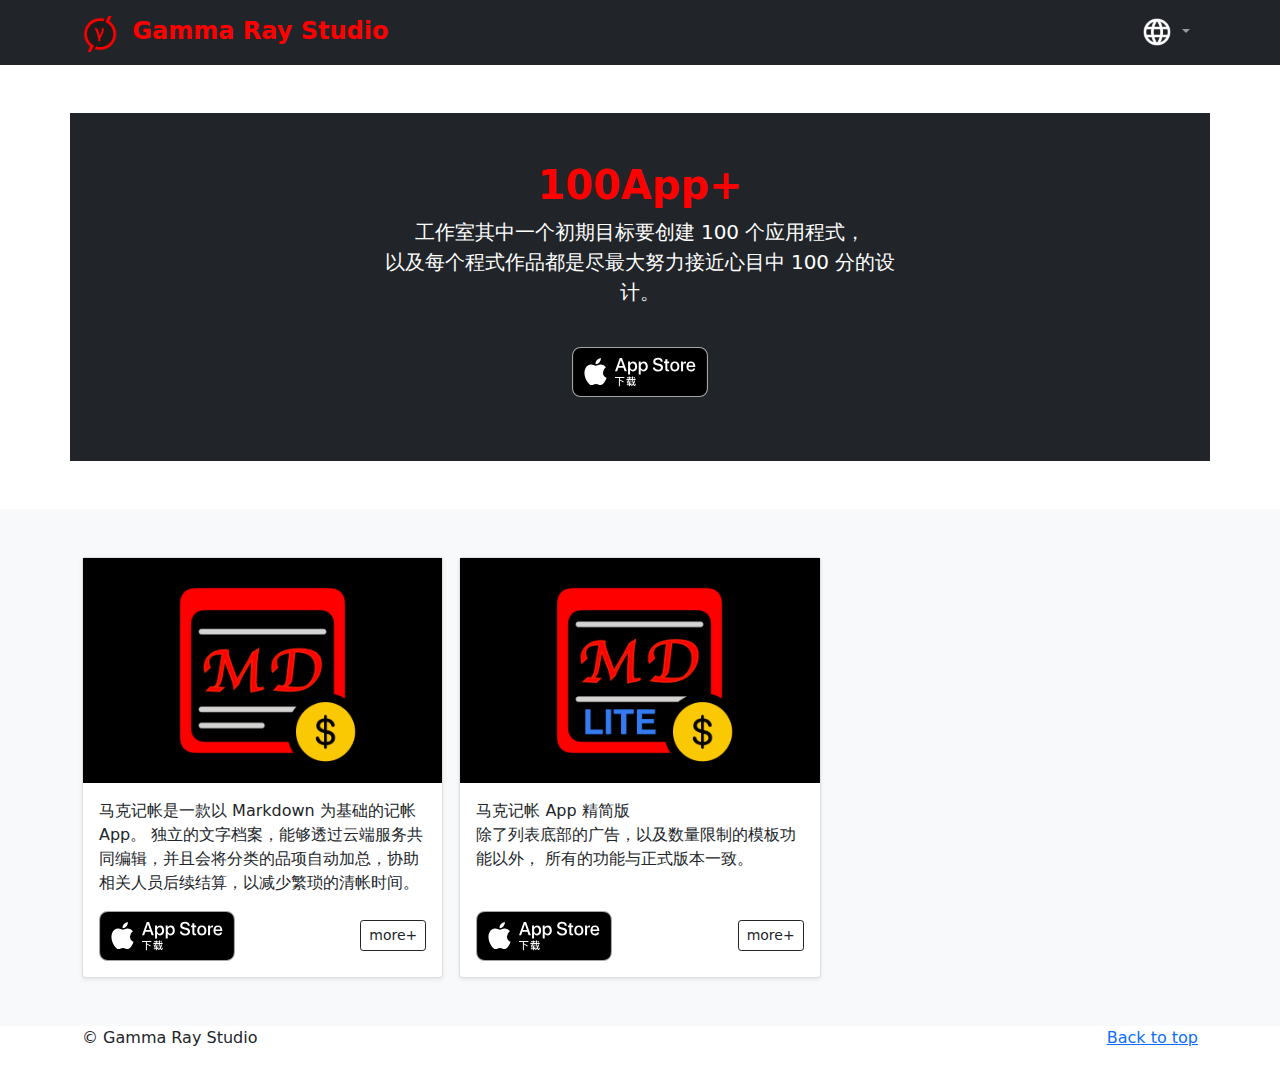
<file: zh-chs/100App+.html>
<!doctype html>
<html lang="en">

<head>
    <meta charset="utf-8">
    <meta name="viewport" content="width=device-width, initial-scale=1">
    <meta name="description" content="">
    <meta name="author" content="Mark Otto, Jacob Thornton, and Bootstrap contributors">
    <meta name="generator" content="Hugo 0.82.0">
    <title>100App+</title>
    <link rel="icon" href="../assets/img/favicon.ico" type="image/x-icon" />
    <link rel="canonical" href="https://getbootstrap.com/docs/5.0/examples/album/">



    <!-- Bootstrap core CSS -->
    <link href="../assets/dist/css/bootstrap.min.css" rel="stylesheet">

    <style>
        .bd-placeholder-img {
            font-size: 1.125rem;
            text-anchor: middle;
            -webkit-user-select: none;
            -moz-user-select: none;
            user-select: none;
        }

        @media (min-width: 768px) {
            .bd-placeholder-img-lg {
                font-size: 3.5rem;
            }
        }

    </style>


</head>

<body>
    <header>
        <nav class="navbar navbar-expand-lg navbar-dark bg-dark" aria-label="Eighth navbar example">
            <div class="container">
                <a class="navbar-brand" href="index.html">
                    <img src="../assets/img/gamma-ray-logo2.png" alt="" width="36" height="36" class="me-2" viewBox="0 0 118 94">
                    <span class="fs-4" style="color: red;font-weight: bold;">Gamma Ray Studio</span>
                </a>
                <form class="d-flex">
                    <ul class="navbar-nav me-auto mb-2 mb-lg-0">

                        <li class="nav-item dropdown">
                            <a class="nav-link dropdown-toggle" href="#" id="dropdown07" data-bs-toggle="dropdown" aria-expanded="false">
                                <img src="../assets/img/outline_language_white.png" alt="" width="32" height="32">
                            </a>
                            <ul class="dropdown-menu" aria-labelledby="dropdown07">
                                <li><a class="dropdown-item" href="../en-us/100App+.html">English</a></li>
                                <li><a class="dropdown-item" href="../zh-cht/100App+.html">繁體中文</a></li>
                                <li><a class="dropdown-item" href="../zh-chs/100App+.html">简体中文</a></li>
                            </ul>
                        </li>
                    </ul>
                </form>
            </div>
        </nav>
    </header>

    <main>

        <section class="py-5 text-center container ">
            <div class="row py-lg-5 bg-dark">
                <div class="col-lg-6 col-md-8 mx-auto ">
                    <h1 class="fw-light">
                        <font style="color: red;font-weight: bold;">100App+</font>
                    </h1>
                    <p class="lead text-muted ">
                        <font style="color: white">
                            工作室其中一个初期目标要创建 100 个应用程式，<br>
                            以及每个程式作品都是尽最大努力接近心目中 100 分的设计。
                        </font>
                    </p>
                    <br>
                    <p>
                        <a href="https://apps.apple.com/cn/developer/jui-cheng-chang/id1563918642" role="button" target="_blank">
                            <img src="../assets/img/app-store_zh-chs.svg" height="50">
                        </a>
                    </p>
                </div>
            </div>
        </section>

        <div class="album py-5 bg-light">
            <div class="container">

                <div class="row row-cols-1 row-cols-sm-2 row-cols-md-3 g-3">
                    <div class="col">
                        <div class="card shadow-sm">
                            <div style="background-color:black; text-align:center;">
                                <img src="../assets/img/100App+/MarkAccount/001-1.AppIncon.png" alt="" width="225" height="225">
                            </div>
                            <div class="card-body">
                                <p class="card-text">
                                    马克记帐是一款以 Markdown 为基础的记帐 App。
                                    独立的文字档案，能够透过云端服务共同编辑，并且会将分类的品项自动加总，协助相关人员后续结算，以减少繁琐的清帐时间。
                                </p>
                                <div class="d-flex justify-content-between align-items-center">
                                    <div class="btn-group">
                                        <a href="https://apps.apple.com/cn/app/mark-account/id1563918640" role="button" target="_blank">
                                            <img src="../assets/img/app-store_zh-chs.svg" height="50">
                                        </a>

                                    </div>
                                    <a class="btn btn-outline-dark btn-sm mb-3 mb-sm-0" href="100App+/MarkAccount.html" role="button" target="_blank">
                                        more+
                                    </a>
                                </div>
                            </div>
                        </div>
                    </div>

                    <div class="col">
                        <div class="card shadow-sm">
                            <div style="background-color:black; text-align:center;">
                                <img src="../assets/img/100App+/MarkAccount/002-1.AppICON.png" alt="" width="225" height="225">
                            </div>
                            <div class="card-body">
                                <p class="card-text">
                                    马克记帐 App 精简版 <br>
                                    除了列表底部的广告，以及数量限制的模板功能以外，
                                    所有的功能与正式版本一致。<br>&nbsp;
                                </p>
                                <div class="d-flex justify-content-between align-items-center">
                                    <div class="btn-group">
                                        <a href="https://apps.apple.com/cn/app/mark-account-lite/id1564687892" role="button" target="_blank">
                                            <img src="../assets/img/app-store_zh-chs.svg" height="50">
                                        </a>
                                    </div>
                                    <a class="btn btn-outline-dark btn-sm mb-3 mb-sm-0" href="100App+/MarkAccount.html" role="button" target="_blank">
                                        more+
                                    </a>
                                </div>
                            </div>
                        </div>
                    </div>

                </div>
            </div>
        </div>
        <footer class="container">
            <p class="float-end"><a href="#">Back to top</a></p>
            <p>&copy; Gamma Ray Studio</p>
        </footer>
    </main>
    <script src="../assets/dist/js/bootstrap.bundle.min.js"></script>
</body>

</html>
</file>
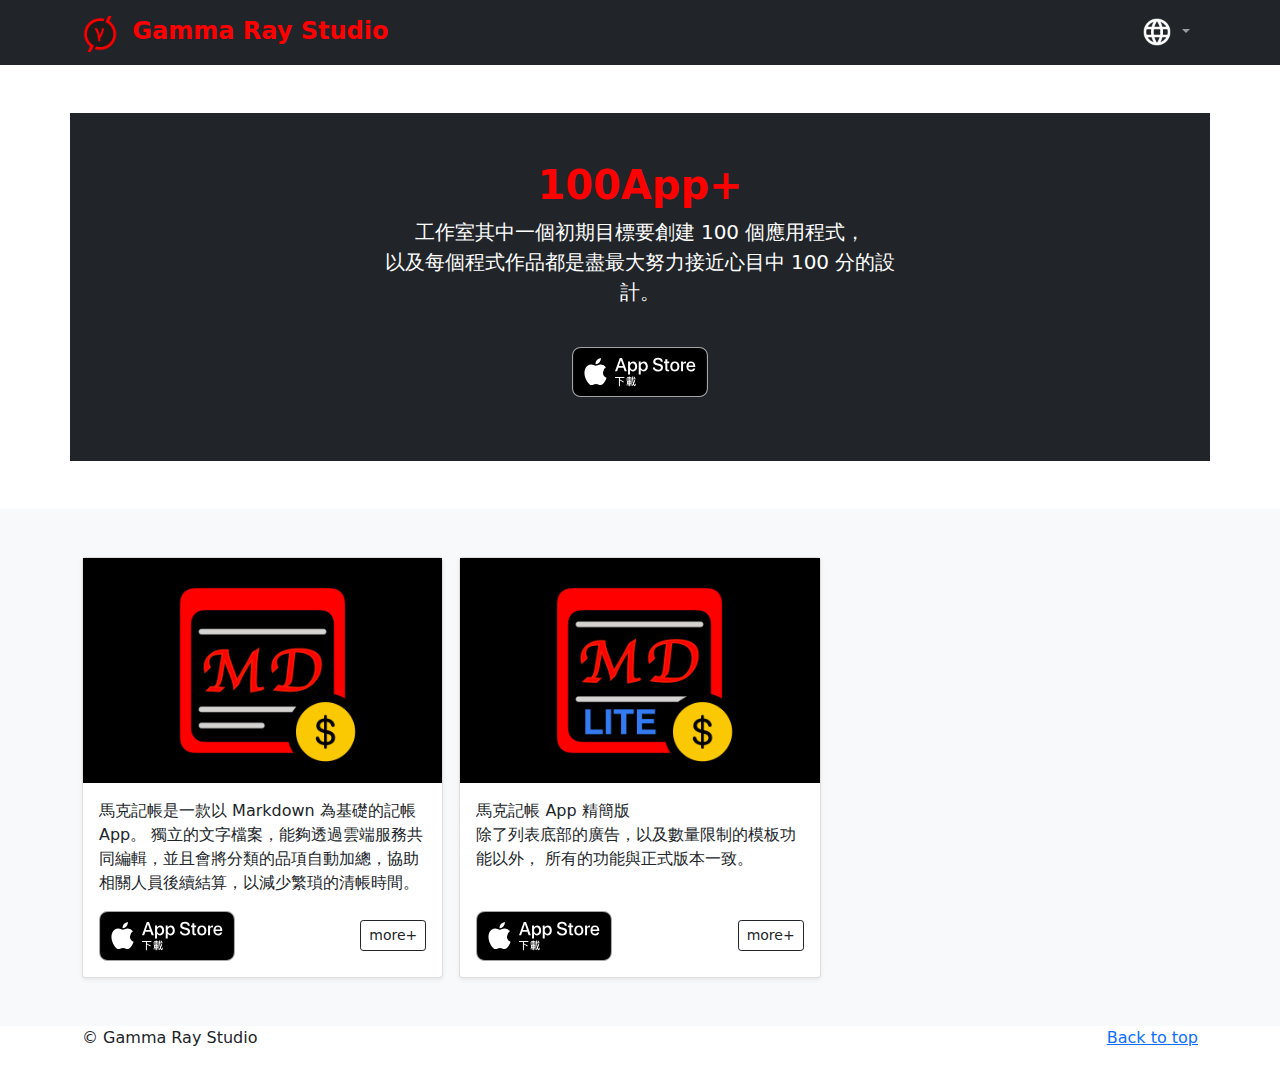
<file: zh-cht/100App+.html>
<!doctype html>
<html lang="en">

<head>
    <meta charset="utf-8">
    <meta name="viewport" content="width=device-width, initial-scale=1">
    <meta name="description" content="">
    <meta name="author" content="Mark Otto, Jacob Thornton, and Bootstrap contributors">
    <meta name="generator" content="Hugo 0.82.0">
    <title>100App+</title>
    <link rel="icon" href="../assets/img/favicon.ico" type="image/x-icon" />
    <link rel="canonical" href="https://getbootstrap.com/docs/5.0/examples/album/">



    <!-- Bootstrap core CSS -->
    <link href="../assets/dist/css/bootstrap.min.css" rel="stylesheet">

    <style>
        .bd-placeholder-img {
            font-size: 1.125rem;
            text-anchor: middle;
            -webkit-user-select: none;
            -moz-user-select: none;
            user-select: none;
        }

        @media (min-width: 768px) {
            .bd-placeholder-img-lg {
                font-size: 3.5rem;
            }
        }

    </style>


</head>

<body>
    <header>
        <nav class="navbar navbar-expand-lg navbar-dark bg-dark" aria-label="Eighth navbar example">
            <div class="container">
                <a class="navbar-brand" href="index.html">
                    <img src="../assets/img/gamma-ray-logo2.png" alt="" width="36" height="36" class="me-2" viewBox="0 0 118 94">
                    <span class="fs-4" style="color: red;font-weight: bold;">Gamma Ray Studio</span>
                </a>
                <form class="d-flex">
                    <ul class="navbar-nav me-auto mb-2 mb-lg-0">

                        <li class="nav-item dropdown">
                            <a class="nav-link dropdown-toggle" href="#" id="dropdown07" data-bs-toggle="dropdown" aria-expanded="false">
                                <img src="../assets/img/outline_language_white.png" alt="" width="32" height="32">
                            </a>
                            <ul class="dropdown-menu" aria-labelledby="dropdown07">
                                <li><a class="dropdown-item" href="../en-us/100App+.html">English</a></li>
                                <li><a class="dropdown-item" href="../zh-cht/100App+.html">繁體中文</a></li>
                                <li><a class="dropdown-item" href="../zh-chs/100App+.html">简体中文</a></li>
                            </ul>
                        </li>
                    </ul>
                </form>
            </div>
        </nav>
    </header>

    <main>

        <section class="py-5 text-center container ">
            <div class="row py-lg-5 bg-dark">
                <div class="col-lg-6 col-md-8 mx-auto ">
                    <h1 class="fw-light">
                        <font style="color: red;font-weight: bold;">100App+</font>
                    </h1>
                    <p class="lead text-muted ">
                        <font style="color: white">
                            工作室其中一個初期目標要創建 100 個應用程式，<br>
                            以及每個程式作品都是盡最大努力接近心目中 100 分的設計。
                        </font>
                    </p>
                    <br>
                    <p>
                        <a href="https://apps.apple.com/tw/developer/jui-cheng-chang/id1563918642" role="button" target="_blank">
                            <img src="../assets/img/app-store_zh-cht.svg" height="50">
                        </a>
                    </p>
                </div>
            </div>
        </section>

        <div class="album py-5 bg-light">
            <div class="container">

                <div class="row row-cols-1 row-cols-sm-2 row-cols-md-3 g-3">
                    <div class="col">
                        <div class="card shadow-sm">
                            <div style="background-color:black; text-align:center;">
                                <img src="../assets/img/100App+/MarkAccount/001-1.AppIncon.png" alt="" width="225" height="225">
                            </div>
                            <div class="card-body">
                                <p class="card-text">
                                    馬克記帳是一款以 Markdown 為基礎的記帳 App。
                                    獨立的文字檔案，能夠透過雲端服務共同編輯，並且會將分類的品項自動加總，協助相關人員後續結算，以減少繁瑣的清帳時間。
                                </p>
                                <div class="d-flex justify-content-between align-items-center">
                                    <div class="btn-group">
                                        <a href="https://apps.apple.com/tw/app/mark-account/id1563918640" role="button" target="_blank">
                                            <img src="../assets/img/app-store_zh-cht.svg" height="50">
                                        </a>

                                    </div>
                                    <a class="btn btn-outline-dark btn-sm mb-3 mb-sm-0" href="100App+/MarkAccount.html" role="button" target="_blank">
                                        more+
                                    </a>
                                </div>
                            </div>
                        </div>
                    </div>

                    <div class="col">
                        <div class="card shadow-sm">
                            <div style="background-color:black; text-align:center;">
                                <img src="../assets/img/100App+/MarkAccount/002-1.AppICON.png" alt="" width="225" height="225">
                            </div>
                            <div class="card-body">
                                <p class="card-text">
                                    馬克記帳 App 精簡版<br>
                                    除了列表底部的廣告，以及數量限制的模板功能以外，
                                    所有的功能與正式版本一致。<br>&nbsp;
                                </p>
                                <div class="d-flex justify-content-between align-items-center">
                                    <div class="btn-group">
                                        <a  href="https://apps.apple.com/tw/app/mark-account-lite/id1564687892" role="button" target="_blank">
                                            <img src="../assets/img/app-store_zh-cht.svg" height="50">
                                        </a>
                                    </div>
                                    <a class="btn btn-outline-dark btn-sm mb-3 mb-sm-0" href="100App+/MarkAccount.html" role="button" target="_blank">
                                        more+
                                    </a>
                                </div>
                            </div>
                        </div>
                    </div>

                </div>
            </div>
        </div>
        <footer class="container">
            <p class="float-end"><a href="#">Back to top</a></p>
            <p>&copy; Gamma Ray Studio</p>
        </footer>
    </main>
    <script src="../assets/dist/js/bootstrap.bundle.min.js"></script>
</body>

</html>
</file>
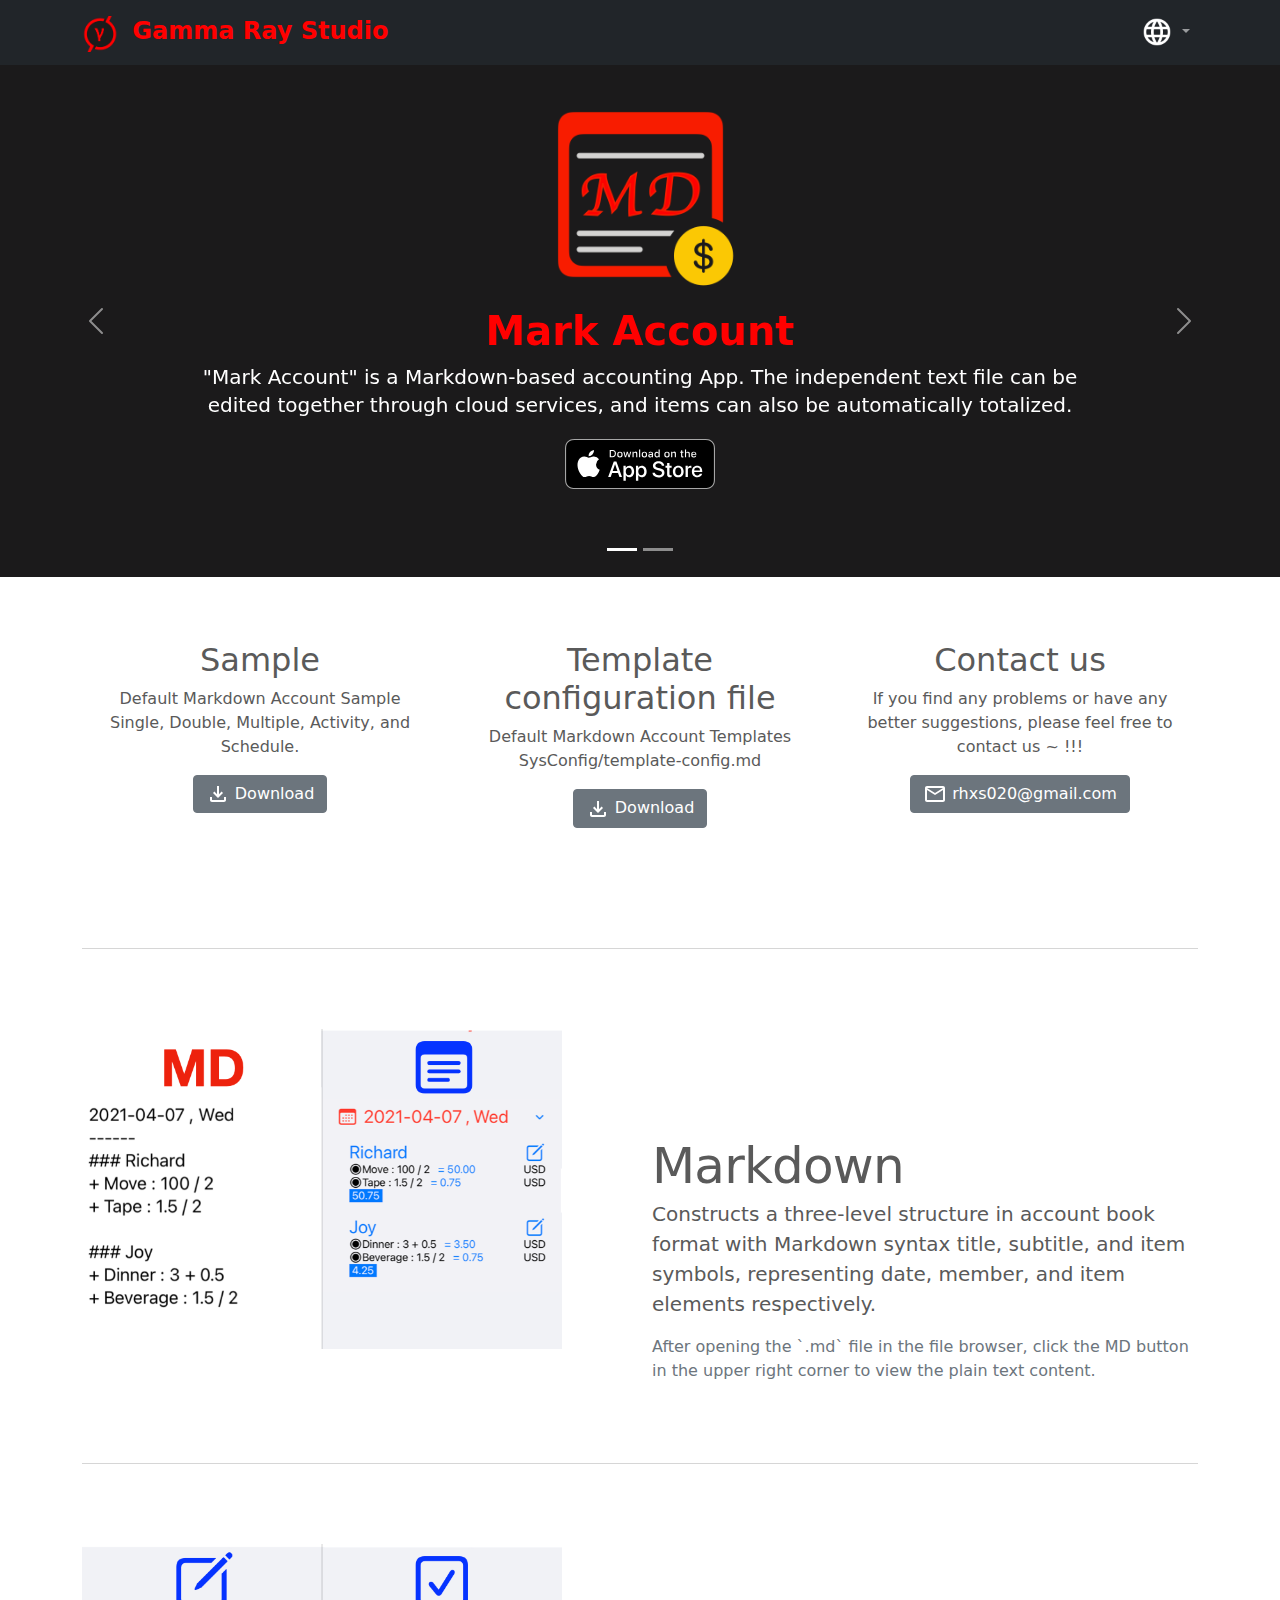
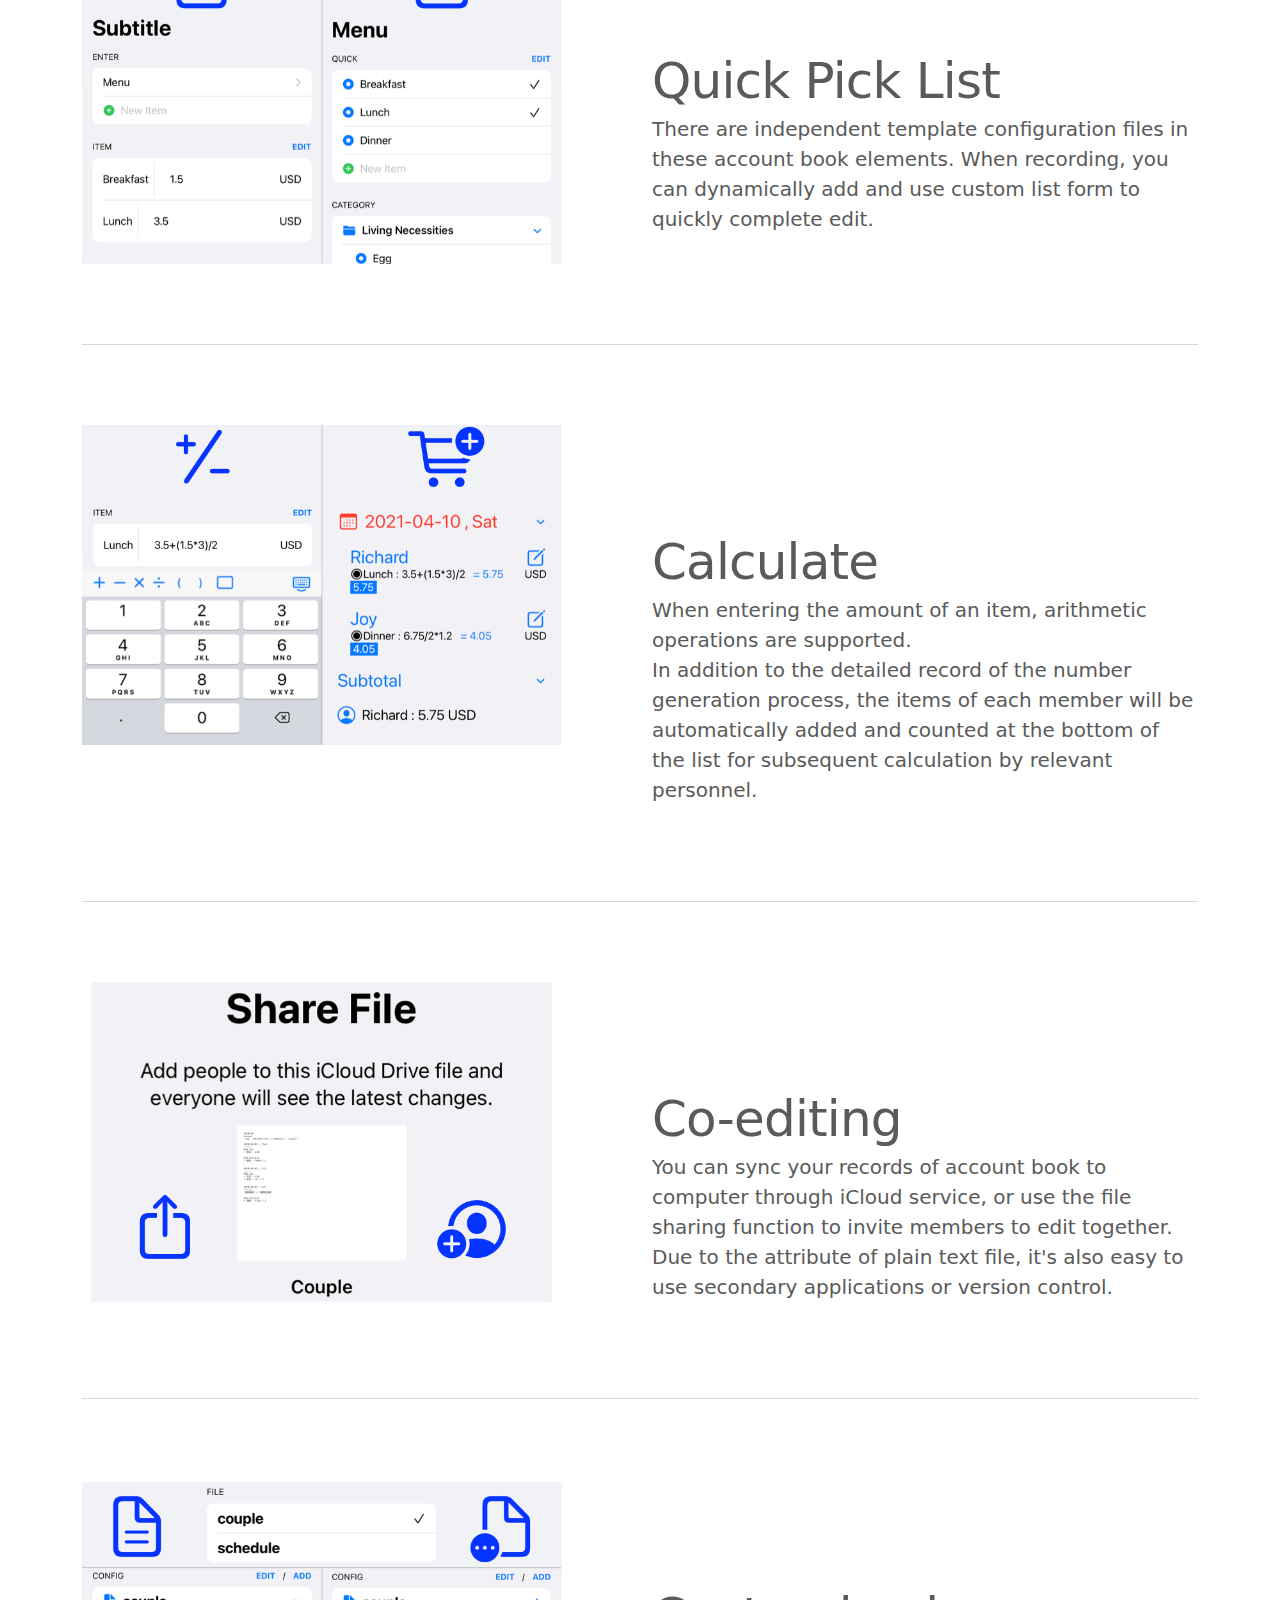
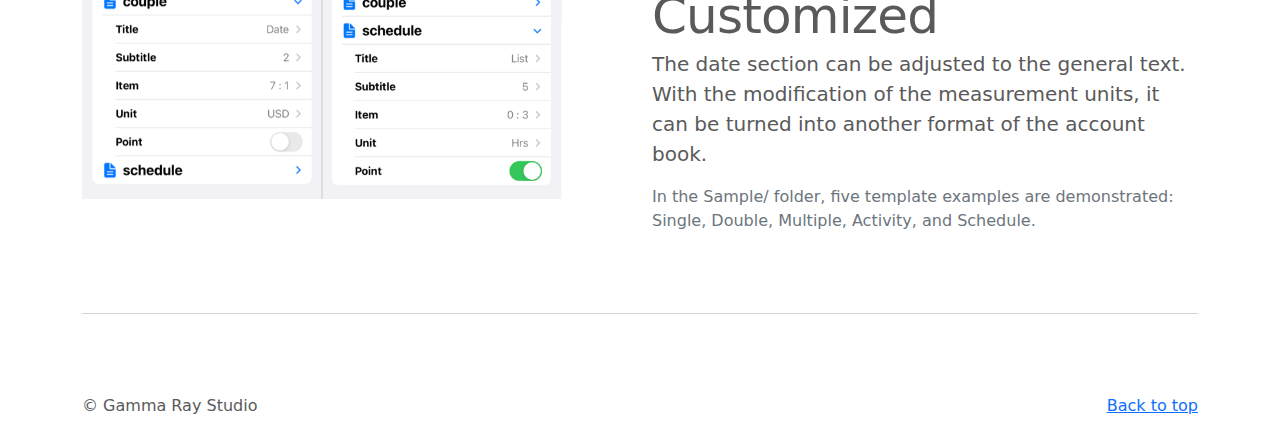
<file: en-us/100App+/MarkAccount.html>
<!doctype html>
<html lang="en">

<head>
    <meta charset="utf-8">
    <meta name="viewport" content="width=device-width, initial-scale=1">
    <meta name="description" content="">
    <meta name="author" content="Mark Otto, Jacob Thornton, and Bootstrap contributors">
    <meta name="generator" content="Hugo 0.82.0">
    <title>Mark Account</title>
    <link rel="icon" href="../../assets/img/favicon.ico" type="image/x-icon" />
    <link rel="canonical" href="https://getbootstrap.com/docs/5.0/examples/carousel/">



    <!-- Bootstrap core CSS -->
    <link href="../../assets/dist/css/bootstrap.min.css" rel="stylesheet">

    <style>
        .bd-placeholder-img {
            font-size: 1.125rem;
            text-anchor: middle;
            -webkit-user-select: none;
            -moz-user-select: none;
            user-select: none;
        }

        @media (min-width: 768px) {
            .bd-placeholder-img-lg {
                font-size: 3.5rem;
            }
        }

    </style>


    <!-- Custom styles for this template -->
    <link href="carousel.css" rel="stylesheet">
</head>

<body>
    <header>
        <nav class="navbar navbar-expand-lg navbar-dark bg-dark" aria-label="Eighth navbar example">
            <div class="container">
                <a class="navbar-brand" href="../index.html">
                    <img src="../../assets/img/gamma-ray-logo2.png" alt="" width="36" height="36" class="me-2" viewBox="0 0 118 94">
                    <span class="fs-4" style="color: red;font-weight: bold;">Gamma Ray Studio</span>
                </a>
                <form class="d-flex">
                    <ul class="navbar-nav me-auto mb-2 mb-lg-0">

                        <li class="nav-item dropdown">
                            <a class="nav-link dropdown-toggle" href="#" id="dropdown07" data-bs-toggle="dropdown" aria-expanded="false">
                                <img src="../../assets/img/outline_language_white.png" alt="" width="32" height="32">
                            </a>
                            <ul class="dropdown-menu" aria-labelledby="dropdown07">
                                <li><a class="dropdown-item" href="../../en-us/100App+/MarkAccount.html">English</a></li>
                                <li><a class="dropdown-item" href="../../zh-cht/100App+/MarkAccount.html">繁體中文</a></li>
                                <li><a class="dropdown-item" href="../../zh-chs/100App+/MarkAccount.html">简体中文</a></li>
                            </ul>
                        </li>
                    </ul>
                </form>
            </div>
        </nav>
    </header>

    <main>

        <div id="myCarousel" class="carousel slide" data-bs-ride="carousel">
            <div class="carousel-indicators">
                <button type="button" data-bs-target="#myCarousel" data-bs-slide-to="0" class="active" aria-current="true" aria-label="Slide 1"></button>
                <button type="button" data-bs-target="#myCarousel" data-bs-slide-to="1" aria-label="Slide 2"></button>
            </div>
            <div class="carousel-inner">
                <div class="carousel-item active">
                    <svg class="bd-placeholder-img" width="100%" height="100%" xmlns="http://www.w3.org/2000/svg" aria-hidden="true" preserveAspectRatio="xMidYMid slice" focusable="false">
                        <rect width="100%" height="100%" fill="#1b1a1b" />
                    </svg>

                    <div class="container">
                        <div class="carousel-caption">
                            <img src="../../assets/img/100App+/MarkAccount/001-2.About.png" alt="" width="225" height="225">
                            <h1 style="color: red;font-weight: bold">Mark Account</h1>
                            <p>
                                "Mark Account" is a Markdown-based accounting App. The independent text file can be edited together through cloud services, and items can also be automatically totalized.
                            </p>

                            <p><a href="https://apps.apple.com/us/app/mark-account/id1563918640" role="button" target="_blank">
                                    <img src="../../assets/img/app-store_en-us.svg" height="50">
                                </a></p>
                        </div>
                    </div>
                </div>
                <div class="carousel-item">
                    <svg class="bd-placeholder-img" width="100%" height="100%" xmlns="http://www.w3.org/2000/svg" aria-hidden="true" preserveAspectRatio="xMidYMid slice" focusable="false">
                        <rect width="100%" height="100%" fill="#1b1a1b" />
                    </svg>

                    <div class="container">
                        <div class="carousel-caption">
                            <img src="../../assets/img/100App+/MarkAccount/002-2.About.png" alt="" width="225" height="225">
                            <h1 style="color: red;font-weight: bold">Mark Account (Lite)</h1>
                            <p>
                                Mark Account Lite <br>
                                Except for the ads at the bottom of the list and the limited numbers of template, all features are the same as the official version.<br>
                            </p>
                            <p><a href="https://apps.apple.com/us/app/mark-account-lite/id1564687892" role="button" target="_blank">
                                    <img src="../../assets/img/app-store_en-us.svg" height="50">
                                </a></p>
                        </div>
                    </div>
                </div>
            </div>
            <button class="carousel-control-prev" type="button" data-bs-target="#myCarousel" data-bs-slide="prev">
                <span class="carousel-control-prev-icon" aria-hidden="true"></span>
                <span class="visually-hidden">Previous</span>
            </button>
            <button class="carousel-control-next" type="button" data-bs-target="#myCarousel" data-bs-slide="next">
                <span class="carousel-control-next-icon" aria-hidden="true"></span>
                <span class="visually-hidden">Next</span>
            </button>
        </div>


        <!-- Marketing messaging and featurettes
  ================================================== -->
        <!-- Wrap the rest of the page in another container to center all the content. -->

        <div class="container marketing">

            <!-- Three columns of text below the carousel -->
            <div class="row">
                <div class="col-lg-4">
                    <h2>Sample</h2>
                    <p>Default Markdown Account Sample <br>Single, Double, Multiple, Activity, and Schedule.</p>
                    <p>
                        <a class="btn btn-secondary" href="../../assets/doc/en-us/Sample.zip" download>
                            <img src="../../assets/img/file_download_white.svg" alt="" width="24" height="24">
                            Download
                        </a>
                    </p>
                </div><!-- /.col-lg-4 -->
                <div class="col-lg-4">
                    <h2>Template configuration file</h2>
                    <p>Default Markdown Account Templates <br> SysConfig/template-config.md</p>
                    <p>
                        <a class="btn btn-secondary" href="../../assets/doc/en-us/SysConfig/template-config.md" download>
                            <img src="../../assets/img/file_download_white.svg" alt="" width="24" height="24">
                            Download
                        </a>
                    </p>
                </div><!-- /.col-lg-4 -->
                <div class="col-lg-4">
                    <h2>Contact us</h2>
                    <p>
                        If you find any problems or have any better suggestions,
                        please feel free to contact us ~ !!!
                    </p>
                    <p>
                        <a class="btn btn-secondary" href="mailto:rhxs020@gmail.com">
                            <img src="../../assets/img/email_white_24dp.svg" alt="" width="24" height="24">
                            rhxs020@gmail.com
                        </a>
                    </p>
                </div><!-- /.col-lg-4 -->
            </div><!-- /.row -->


            <!-- START THE FEATURETTES -->

            <hr class="featurette-divider">

            <div class="row featurette">

                <div class="col-md-6 order-md-2">
                    <h2 class="featurette-heading">Markdown</h2>
                    <p class="lead">
                        Constructs a three-level structure in account book format with Markdown syntax title, subtitle, and item symbols, representing date, member, and item elements respectively.
                    </p>
                    <span class="text-muted">
                        After opening the `.md` file in the file browser,
                        click the MD button in the upper right corner to view the plain text content.
                    </span>
                </div>
                <div class="col-md-6 order-md-1">
                    <img src="../../assets/img/100App+/MarkAccount/en-us/feature-markdown.png" alt="" width="480" height="320">

                </div>
            </div>

            <hr class="featurette-divider">

            <div class="row featurette">
                <div class="col-md-6 order-md-2">
                    <h2 class="featurette-heading">Quick Pick List</h2>
                    <p class="lead">
                        There are independent template configuration files in these account book elements.
                        When recording, you can dynamically add and use custom list form to quickly complete edit.
                    </p>
                </div>
                <div class="col-md-6 order-md-1">
                    <img src="../../assets/img/100App+/MarkAccount/en-us/feature-select.png" alt="" width="480" height="320">
                </div>
            </div>

            <hr class="featurette-divider">

            <div class="row featurette">
                <div class="col-md-6 order-md-2">
                    <h2 class="featurette-heading">Calculate</h2>
                    <p class="lead">
                        When entering the amount of an item, arithmetic operations are supported. <br>
                        In addition to the detailed record of the number generation process, the items of each member will be automatically added and counted at the bottom of the list for subsequent calculation by relevant personnel.
                    </p>
                </div>
                <div class="col-md-6 order-md-1">
                    <img src="../../assets/img/100App+/MarkAccount/en-us/feature-calculate.png" alt="" width="480" height="320">
                </div>
            </div>

            <hr class="featurette-divider">

            <div class="row featurette">
                <div class="col-md-6 order-md-2">
                    <h2 class="featurette-heading">Co-editing</h2>
                    <p class="lead">
                        You can sync your records of account book to computer through iCloud service, or use the file sharing function to invite members to edit together. <br>
                        Due to the attribute of plain text file, it's also easy to use secondary applications or version control.
                    </p>
                </div>
                <div class="col-md-6 order-md-1">
                    <img src="../../assets/img/100App+/MarkAccount/en-us/feature-share-file.png" alt="" width="480" height="320">
                </div>
            </div>

            <hr class="featurette-divider">

            <div class="row featurette">
                <div class="col-md-6 order-md-2">
                    <h2 class="featurette-heading">Customized</h2>
                    <p class="lead">
                        The date section can be adjusted to the general text. With the modification of the measurement units, it can be turned into another format of the account book.
                    </p>
                    <span class="text-muted">
                        In the Sample/ folder, five template examples are demonstrated:
                        Single, Double, Multiple, Activity, and Schedule.
                    </span>
                </div>
                <div class="col-md-6 order-md-1">
                    <img src="../../assets/img/100App+/MarkAccount/en-us/feature-customized.png" alt="" width="480" height="320">
                </div>
            </div>

            <hr class="featurette-divider">

        </div><!-- /.container -->


        <!-- FOOTER -->
        <footer class="container">
            <p class="float-end"><a href="#">Back to top</a></p>
            <p>&copy; Gamma Ray Studio</p>
        </footer>
    </main>


    <script src="../../assets/dist/js/bootstrap.bundle.min.js"></script>


</body>

</html>
</file>
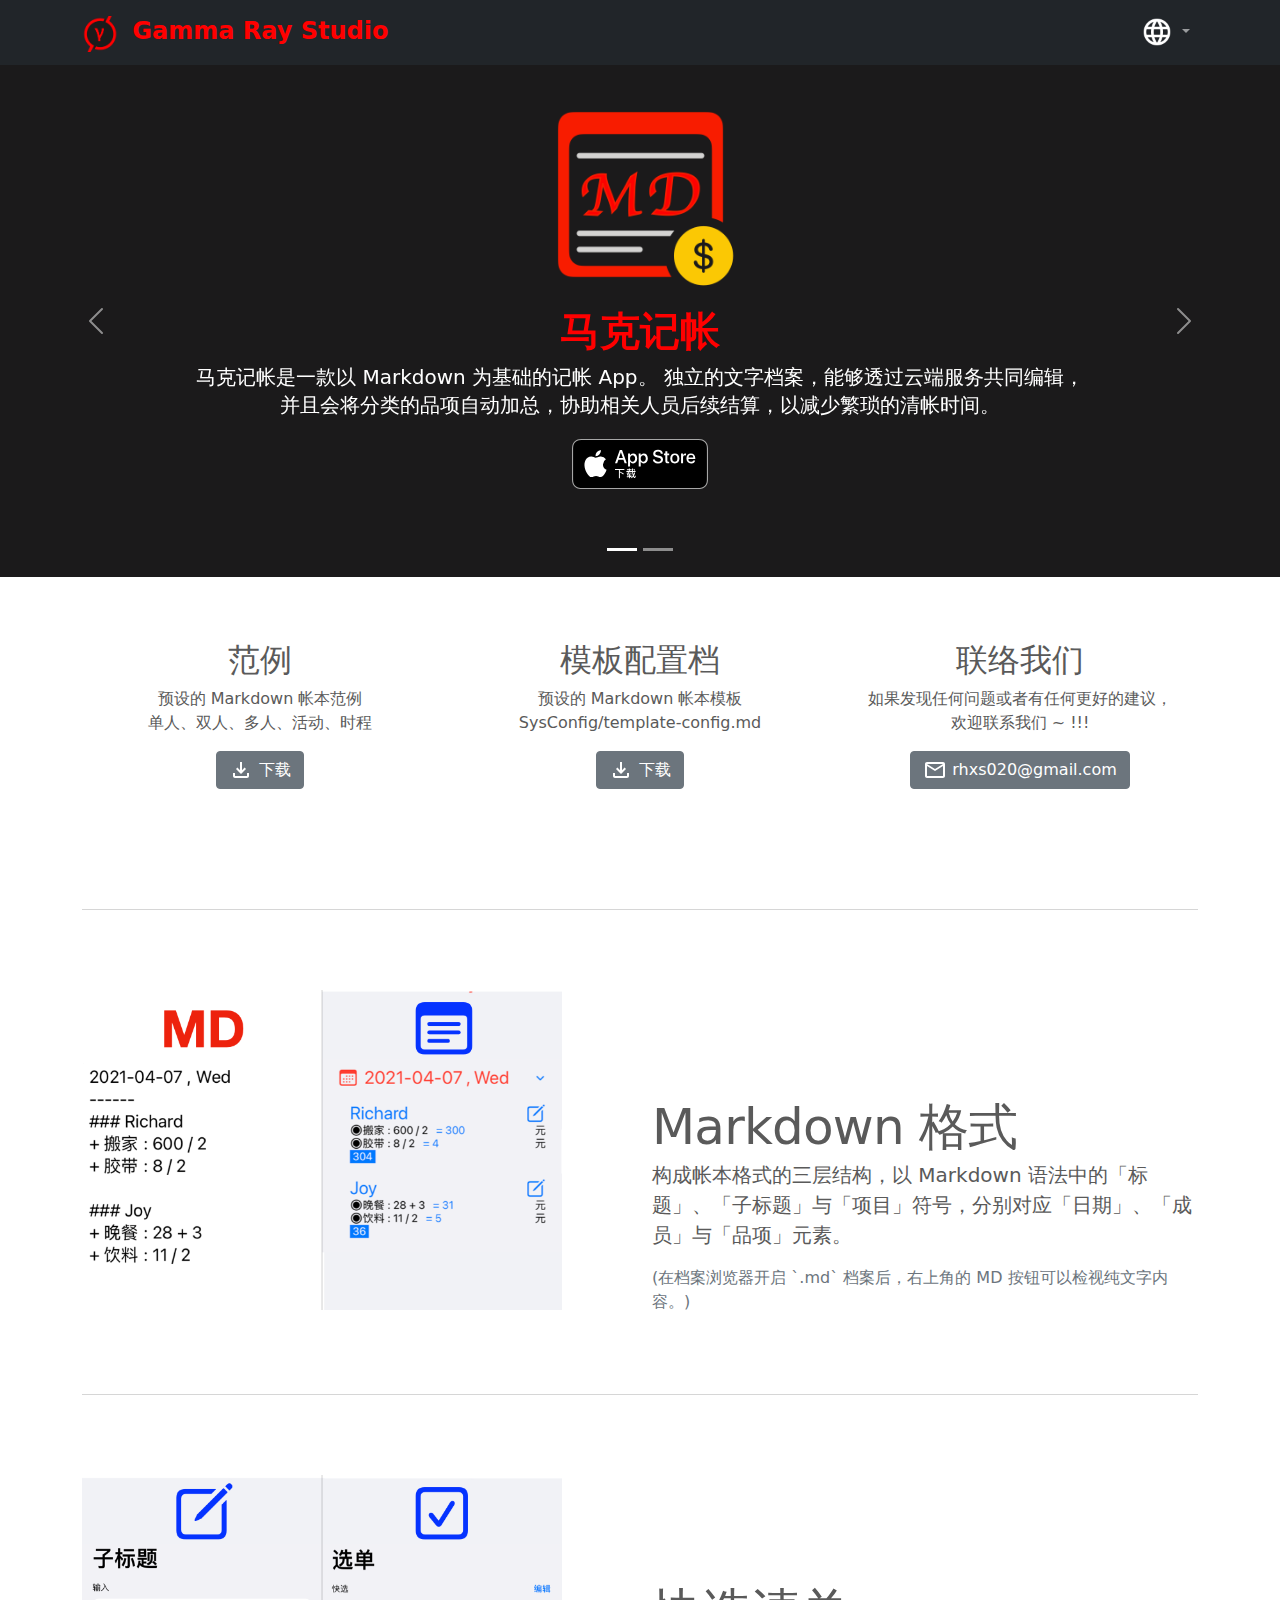
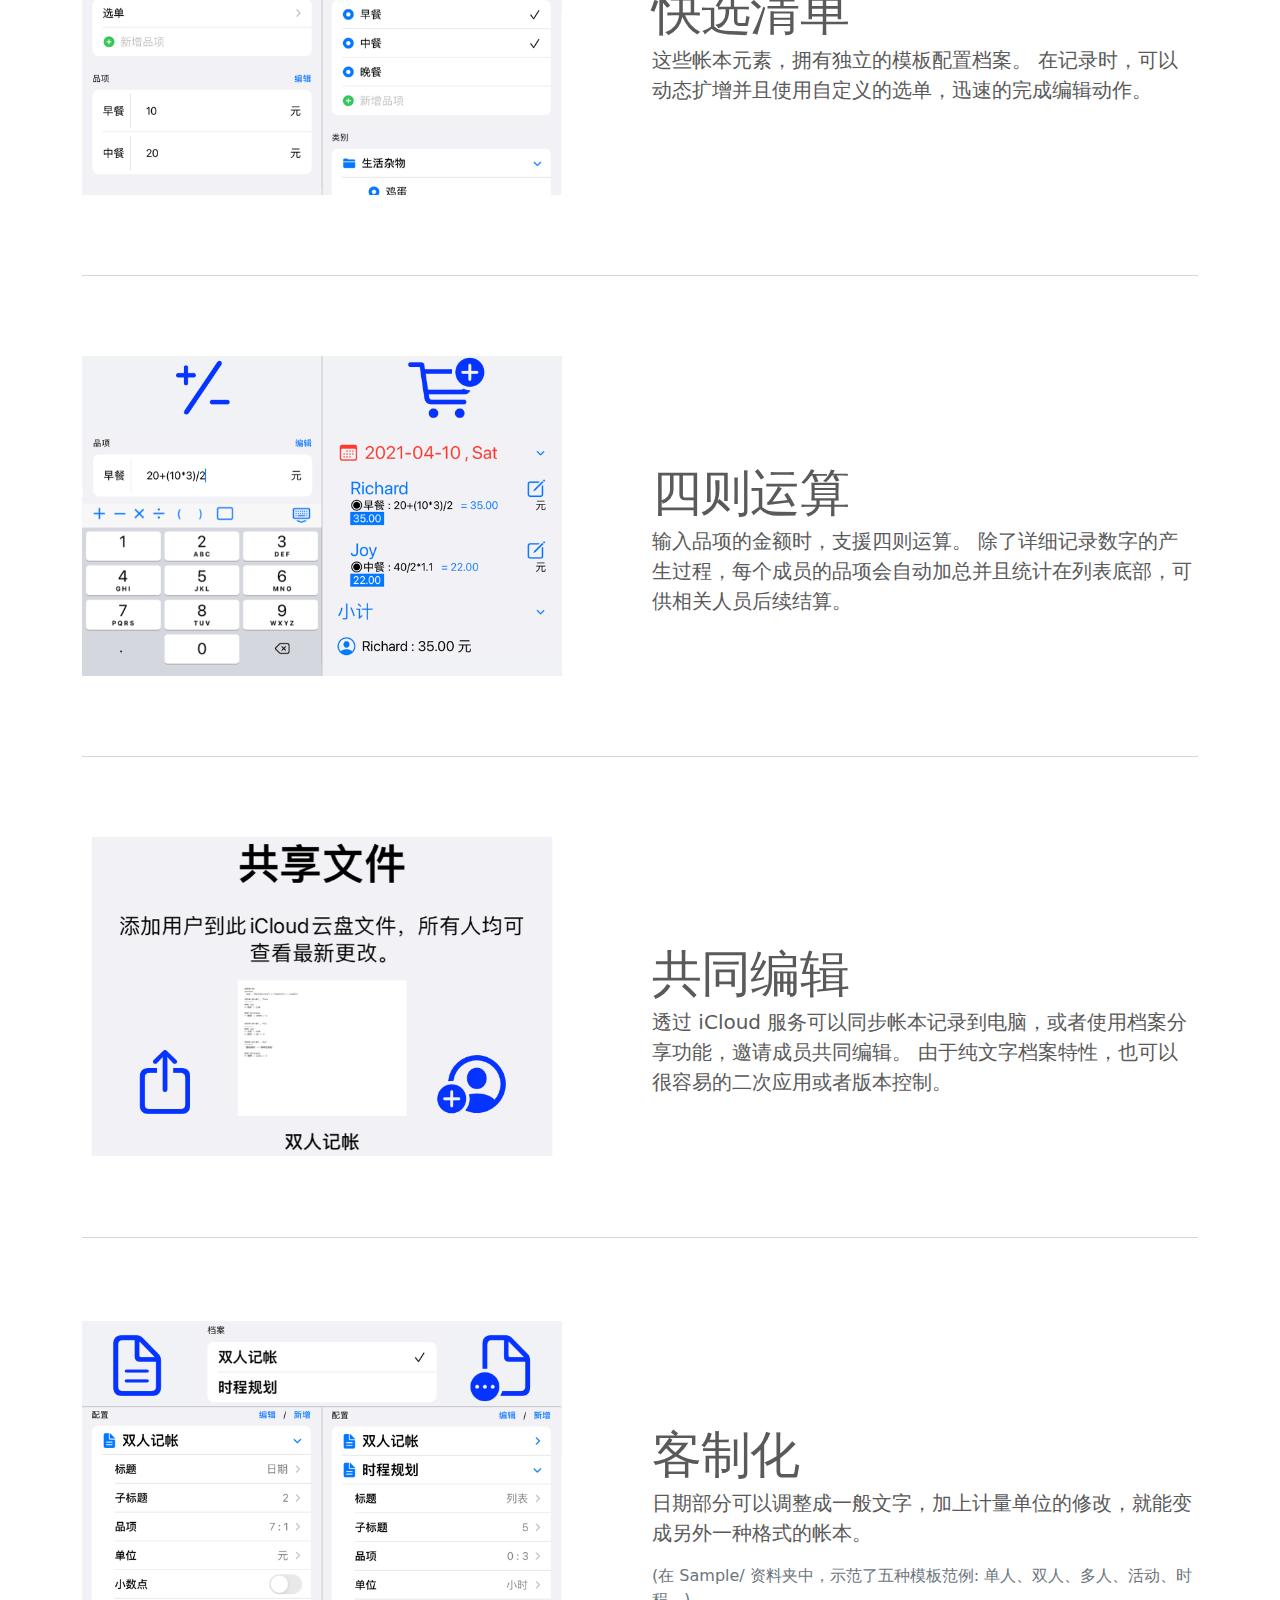
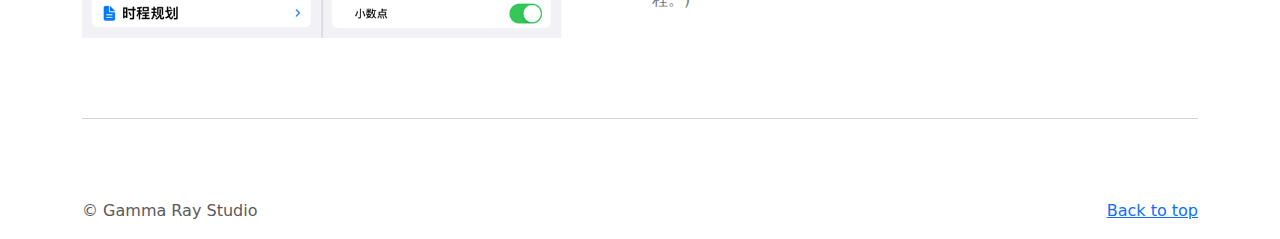
<file: zh-chs/100App+/MarkAccount.html>
<!doctype html>
<html lang="en">

<head>
    <meta charset="utf-8">
    <meta name="viewport" content="width=device-width, initial-scale=1">
    <meta name="description" content="">
    <meta name="author" content="Mark Otto, Jacob Thornton, and Bootstrap contributors">
    <meta name="generator" content="Hugo 0.82.0">
    <title>马克记帐</title>
    <link rel="icon" href="../../assets/img/favicon.ico" type="image/x-icon" />
    <link rel="canonical" href="https://getbootstrap.com/docs/5.0/examples/carousel/">



    <!-- Bootstrap core CSS -->
    <link href="../../assets/dist/css/bootstrap.min.css" rel="stylesheet">

    <style>
        .bd-placeholder-img {
            font-size: 1.125rem;
            text-anchor: middle;
            -webkit-user-select: none;
            -moz-user-select: none;
            user-select: none;
        }

        @media (min-width: 768px) {
            .bd-placeholder-img-lg {
                font-size: 3.5rem;
            }
        }

    </style>


    <!-- Custom styles for this template -->
    <link href="carousel.css" rel="stylesheet">
</head>

<body>
    <header>
        <nav class="navbar navbar-expand-lg navbar-dark bg-dark" aria-label="Eighth navbar example">
            <div class="container">
                <a class="navbar-brand" href="../index.html">
                    <img src="../../assets/img/gamma-ray-logo2.png" alt="" width="36" height="36" class="me-2" viewBox="0 0 118 94">
                    <span class="fs-4" style="color: red;font-weight: bold;">Gamma Ray Studio</span>
                </a>
                <form class="d-flex">
                    <ul class="navbar-nav me-auto mb-2 mb-lg-0">

                        <li class="nav-item dropdown">
                            <a class="nav-link dropdown-toggle" href="#" id="dropdown07" data-bs-toggle="dropdown" aria-expanded="false">
                                <img src="../../assets/img/outline_language_white.png" alt="" width="32" height="32">
                            </a>
                            <ul class="dropdown-menu" aria-labelledby="dropdown07">
                                <li><a class="dropdown-item" href="../../en-us/100App+/MarkAccount.html">English</a></li>
                                <li><a class="dropdown-item" href="../../zh-cht/100App+/MarkAccount.html">繁體中文</a></li>
                                <li><a class="dropdown-item" href="../../zh-chs/100App+/MarkAccount.html">简体中文</a></li>
                            </ul>
                        </li>
                    </ul>
                </form>
            </div>
        </nav>
    </header>

    <main>

        <div id="myCarousel" class="carousel slide" data-bs-ride="carousel">
            <div class="carousel-indicators">
                <button type="button" data-bs-target="#myCarousel" data-bs-slide-to="0" class="active" aria-current="true" aria-label="Slide 1"></button>
                <button type="button" data-bs-target="#myCarousel" data-bs-slide-to="1" aria-label="Slide 2"></button>
            </div>
            <div class="carousel-inner">
                <div class="carousel-item active">
                    <svg class="bd-placeholder-img" width="100%" height="100%" xmlns="http://www.w3.org/2000/svg" aria-hidden="true" preserveAspectRatio="xMidYMid slice" focusable="false">
                        <rect width="100%" height="100%" fill="#1b1a1b" />
                    </svg>

                    <div class="container">
                        <div class="carousel-caption">
                            <img src="../../assets/img/100App+/MarkAccount/001-2.About.png" alt="" width="225" height="225">
                            <h1 style="color: red;font-weight: bold">马克记帐</h1>
                            <p>
                                马克记帐是一款以 Markdown 为基础的记帐 App。
                                独立的文字档案，能够透过云端服务共同编辑，并且会将分类的品项自动加总，协助相关人员后续结算，以减少繁琐的清帐时间。
                            </p>

                            <p><a href="https://apps.apple.com/cn/app/mark-account/id1563918640" role="button" target="_blank">
                                    <img src="../../assets/img/app-store_zh-chs.svg" height="50">
                                </a></p>
                        </div>
                    </div>
                </div>
                <div class="carousel-item">
                    <svg class="bd-placeholder-img" width="100%" height="100%" xmlns="http://www.w3.org/2000/svg" aria-hidden="true" preserveAspectRatio="xMidYMid slice" focusable="false">
                        <rect width="100%" height="100%" fill="#1b1a1b" />
                    </svg>

                    <div class="container">
                        <div class="carousel-caption">
                            <img src="../../assets/img/100App+/MarkAccount/002-2.About.png" alt="" width="225" height="225">
                            <h1 style="color: red;font-weight: bold">马克记帐 (Lite)</h1>
                            <p>
                                马克记帐 App 精简版<br>
                                除了列表底部的广告，以及数量限制的模板功能以外，
                                所有的功能与正式版本一致。
                            </p>
                            <p><a class="btn btn-lg" href="https://apps.apple.com/cn/app/mark-account-lite/id1564687892" role="button" target="_blank">
                                    <img src="../../assets/img/app-store_zh-chs.svg" height="50">
                                </a></p>
                        </div>
                    </div>
                </div>
            </div>
            <button class="carousel-control-prev" type="button" data-bs-target="#myCarousel" data-bs-slide="prev">
                <span class="carousel-control-prev-icon" aria-hidden="true"></span>
                <span class="visually-hidden">Previous</span>
            </button>
            <button class="carousel-control-next" type="button" data-bs-target="#myCarousel" data-bs-slide="next">
                <span class="carousel-control-next-icon" aria-hidden="true"></span>
                <span class="visually-hidden">Next</span>
            </button>
        </div>


        <!-- Marketing messaging and featurettes
  ================================================== -->
        <!-- Wrap the rest of the page in another container to center all the content. -->

        <div class="container marketing">

            <!-- Three columns of text below the carousel -->
            <div class="row">
                <div class="col-lg-4">
                    <h2>范例</h2>
                    <p>预设的 Markdown 帐本范例 <br>单人、双人、多人、活动、时程</p>
                    <p>
                        <a class="btn btn-secondary" href="../../assets/doc/zh-chs/Sample.zip" download>
                            <img src="../../assets/img/file_download_white.svg" alt="" width="24" height="24">
                            下载
                        </a>
                    </p>
                </div><!-- /.col-lg-4 -->
                <div class="col-lg-4">
                    <h2>模板配置档</h2>
                    <p>预设的 Markdown 帐本模板 <br> SysConfig/template-config.md</p>
                    <p>
                        <a class="btn btn-secondary" href="../../assets/doc/zh-chs/SysConfig/template-config.md" download>
                            <img src="../../assets/img/file_download_white.svg" alt="" width="24" height="24">
                            下载
                        </a>
                    </p>
                </div><!-- /.col-lg-4 -->
                <div class="col-lg-4">
                    <h2>联络我们</h2>
                    <p>
                        如果发现任何问题或者有任何更好的建议，<br>
                        欢迎联系我们 ~ !!!
                    </p>
                    <p>
                        <a class="btn btn-secondary" href="mailto:rhxs020@gmail.com">
                            <img src="../../assets/img/email_white_24dp.svg" alt="" width="24" height="24">
                            rhxs020@gmail.com
                        </a>
                    </p>
                </div><!-- /.col-lg-4 -->
            </div><!-- /.row -->


            <!-- START THE FEATURETTES -->

            <hr class="featurette-divider">

            <div class="row featurette">

                <div class="col-md-6 order-md-2">
                    <h2 class="featurette-heading">Markdown 格式</h2>
                    <p class="lead">构成帐本格式的三层结构，以 Markdown 语法中的「标题」、「子标题」与「项目」符号，分别对应「日期」、「成员」与「品项」元素。</p>
                    <span class="text-muted">(在档案浏览器开启 `.md` 档案后，右上角的 MD 按钮可以检视纯文字内容。) </span>
                </div>
                <div class="col-md-6 order-md-1">
                    <img src="../../assets/img/100App+/MarkAccount/zh-chs/feature-markdown.png" alt="" width="480" height="320">

                </div>
            </div>

            <hr class="featurette-divider">

            <div class="row featurette">
                <div class="col-md-6 order-md-2">
                    <h2 class="featurette-heading">快选清单</h2>
                    <p class="lead">
                        这些帐本元素，拥有独立的模板配置档案。
                        在记录时，可以动态扩增并且使用自定义的选单，迅速的完成编辑动作。
                    </p>
                </div>
                <div class="col-md-6 order-md-1">
                    <img src="../../assets/img/100App+/MarkAccount/zh-chs/feature-select.png" alt="" width="480" height="320">
                </div>
            </div>

            <hr class="featurette-divider">

            <div class="row featurette">
                <div class="col-md-6 order-md-2">
                    <h2 class="featurette-heading">四则运算</h2>
                    <p class="lead">
                        输入品项的金额时，支援四则运算。
                        除了详细记录数字的产生过程，每个成员的品项会自动加总并且统计在列表底部，可供相关人员后续结算。
                    </p>
                </div>
                <div class="col-md-6 order-md-1">
                    <img src="../../assets/img/100App+/MarkAccount/zh-chs/feature-calculate.png" alt="" width="480" height="320">
                </div>
            </div>

            <hr class="featurette-divider">

            <div class="row featurette">
                <div class="col-md-6 order-md-2">
                    <h2 class="featurette-heading">共同编辑</h2>
                    <p class="lead">
                        透过 iCloud 服务可以同步帐本记录到电脑，或者使用档案分享功能，邀请成员共同编辑。
                        由于纯文字档案特性，也可以很容易的二次应用或者版本控制。
                    </p>
                </div>
                <div class="col-md-6 order-md-1">
                    <img src="../../assets/img/100App+/MarkAccount/zh-chs/feature-share-file.png" alt="" width="480" height="320">
                </div>
            </div>

            <hr class="featurette-divider">

            <div class="row featurette">
                <div class="col-md-6 order-md-2">
                    <h2 class="featurette-heading">客制化</h2>
                    <p class="lead">
                        日期部分可以调整成一般文字，加上计量单位的修改，就能变成另外一种格式的帐本。
                    </p>
                    <span class="text-muted">
                    (在 Sample/ 资料夹中，示范了五种模板范例: 单人、双人、多人、活动、时程。)
                    </span>
                </div>
                <div class="col-md-6 order-md-1">
                    <img src="../../assets/img/100App+/MarkAccount/zh-chs/feature-customized.png" alt="" width="480" height="320">
                </div>
            </div>

            <hr class="featurette-divider">

        </div><!-- /.container -->


        <!-- FOOTER -->
        <footer class="container">
            <p class="float-end"><a href="#">Back to top</a></p>
            <p>&copy; Gamma Ray Studio</p>
        </footer>
    </main>


    <script src="../../assets/dist/js/bootstrap.bundle.min.js"></script>


</body>

</html>
</file>
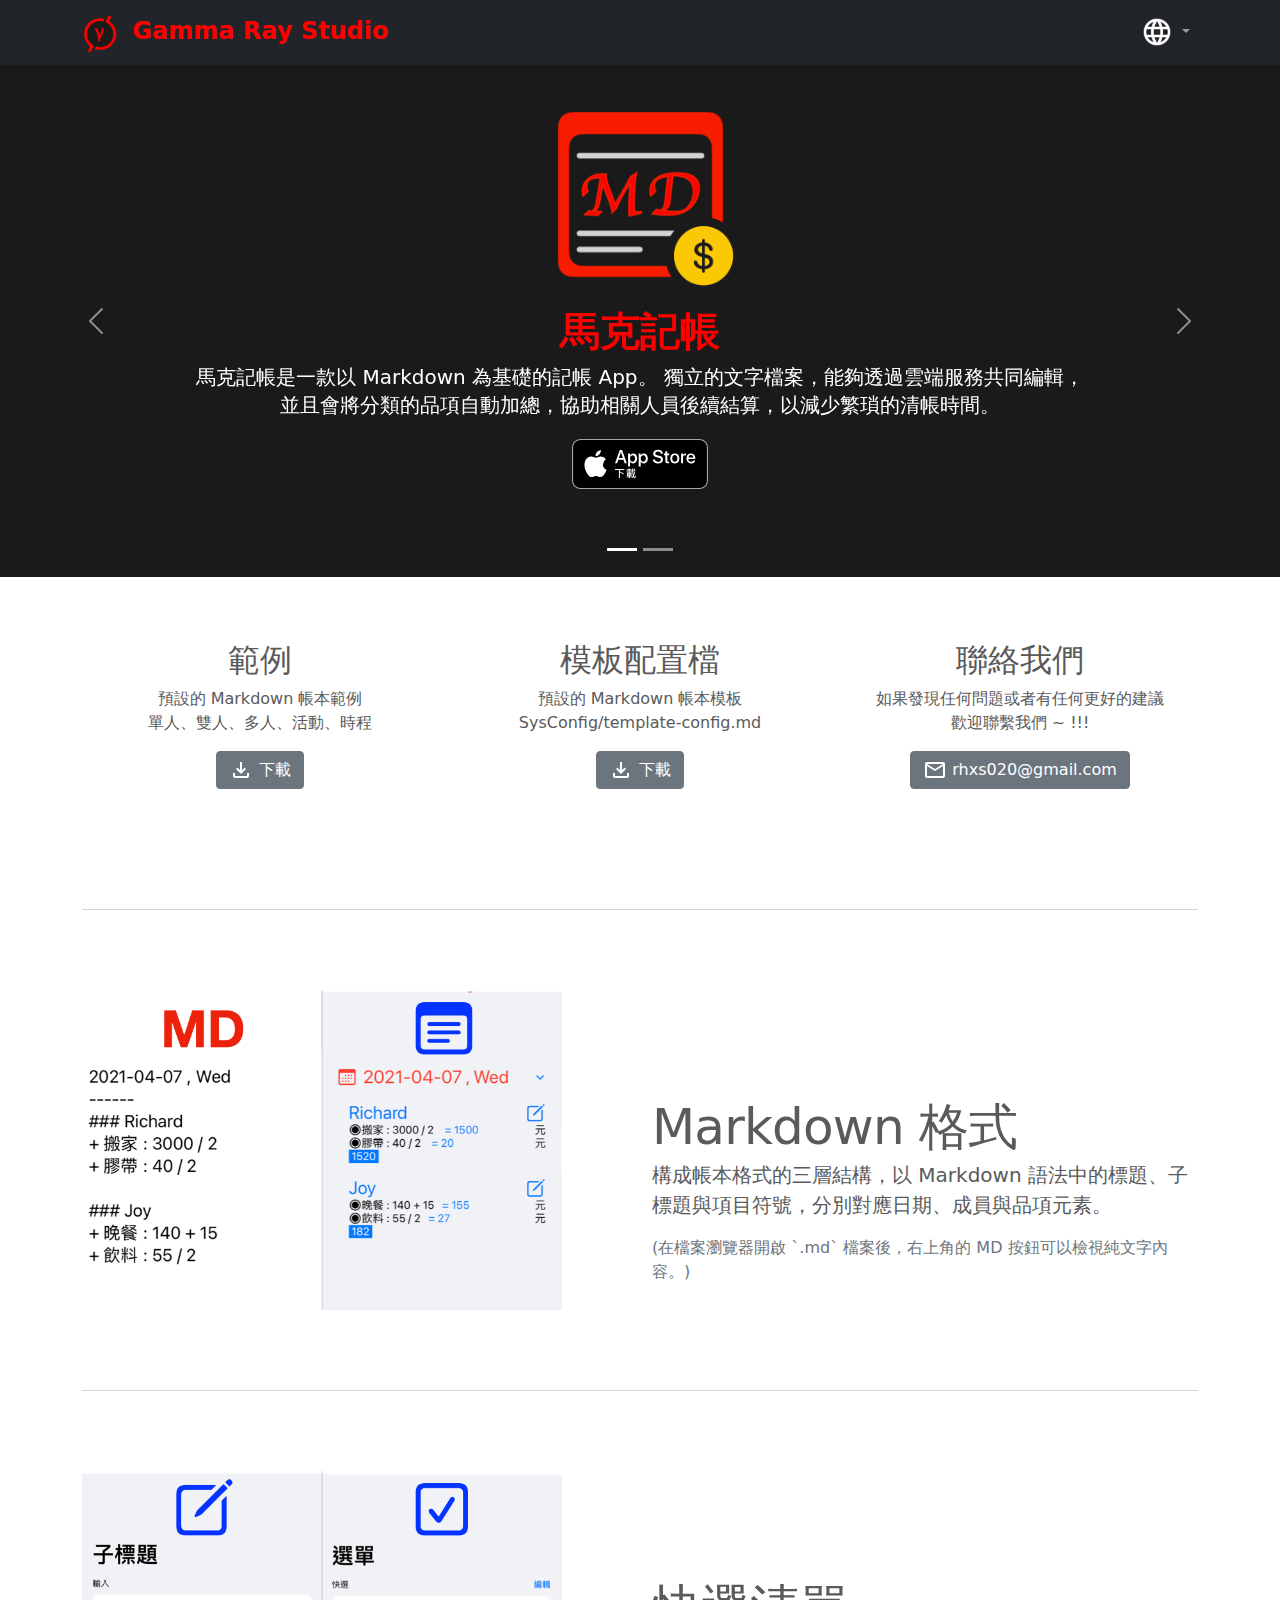
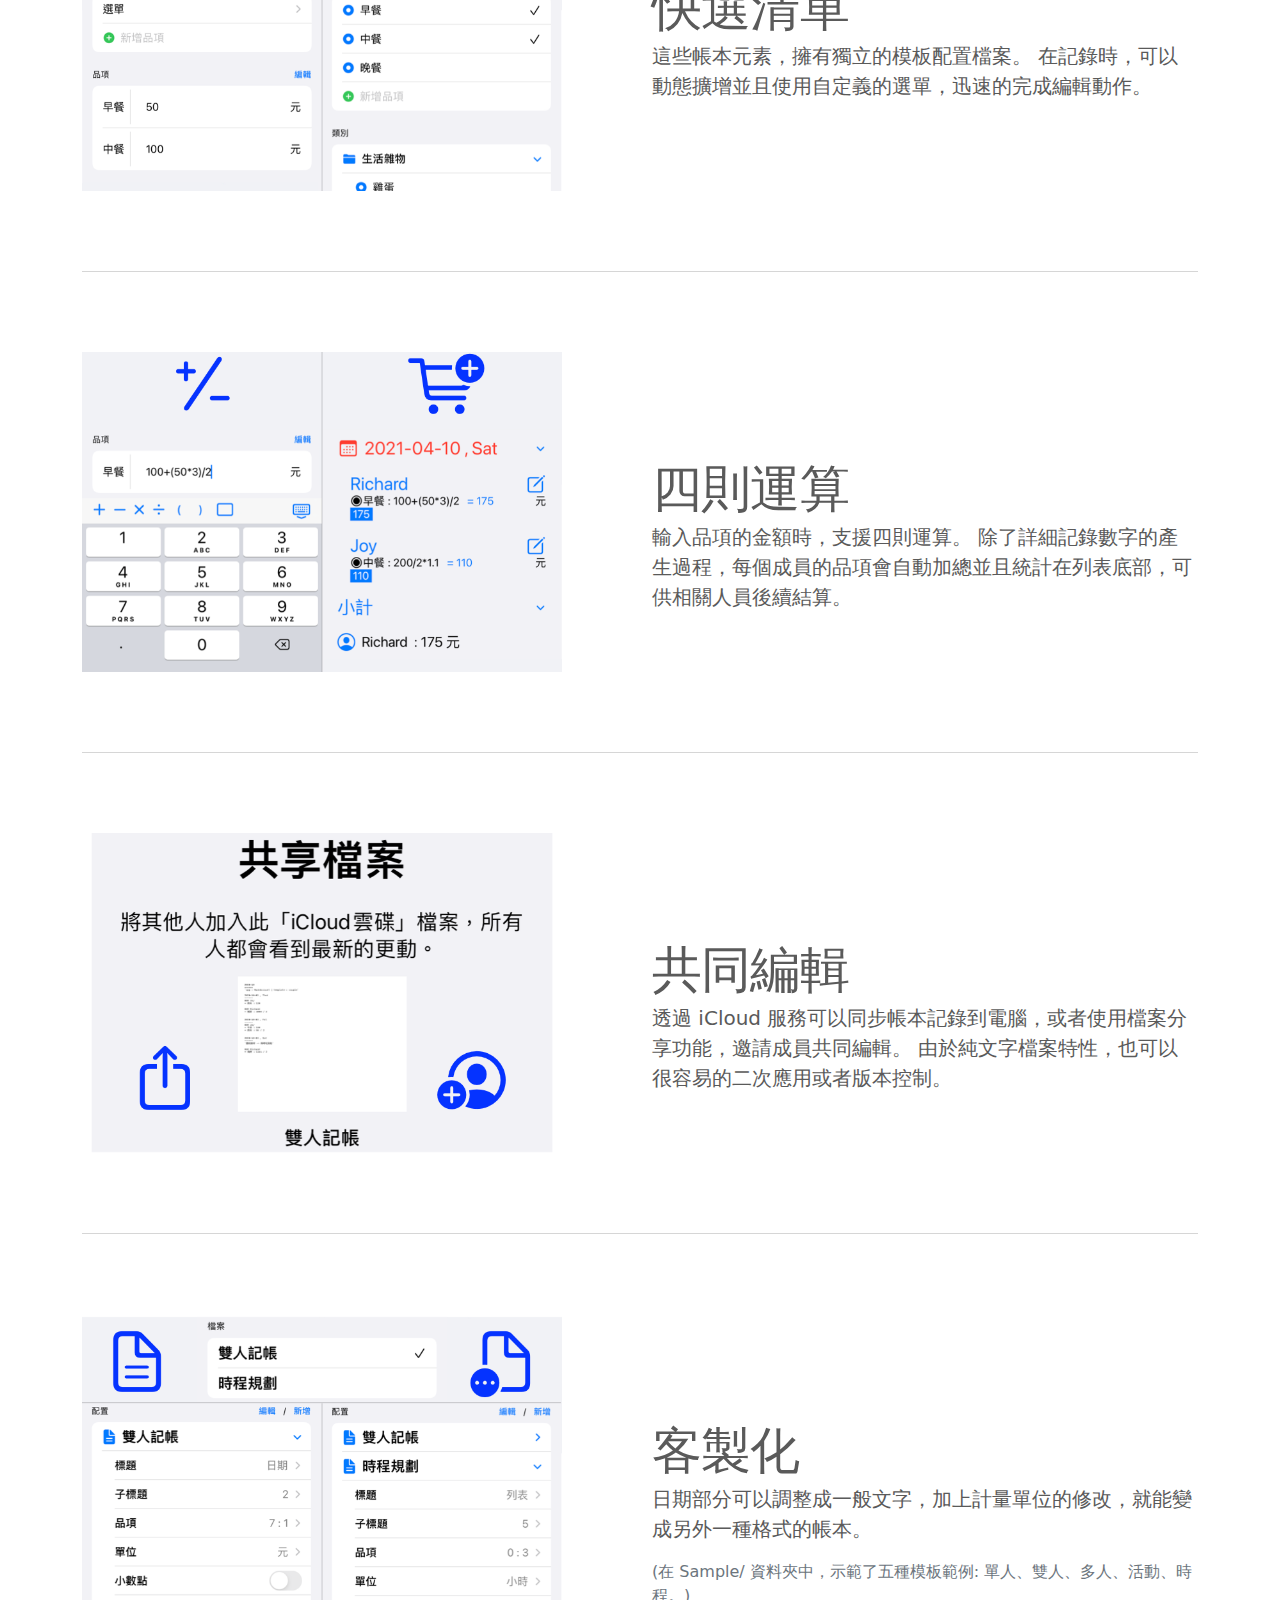
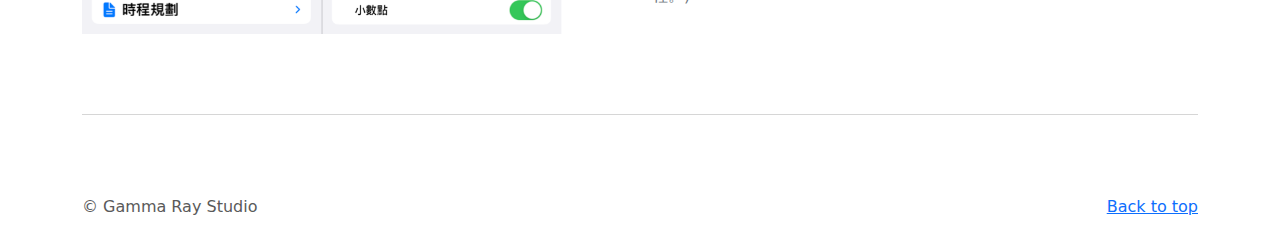
<file: zh-cht/100App+/MarkAccount.html>
<!doctype html>
<html lang="en">

<head>
    <meta charset="utf-8">
    <meta name="viewport" content="width=device-width, initial-scale=1">
    <meta name="description" content="">
    <meta name="author" content="Mark Otto, Jacob Thornton, and Bootstrap contributors">
    <meta name="generator" content="Hugo 0.82.0">
    <title>馬克記帳</title>
    <link rel="icon" href="../../assets/img/favicon.ico" type="image/x-icon" />
    <link rel="canonical" href="https://getbootstrap.com/docs/5.0/examples/carousel/">



    <!-- Bootstrap core CSS -->
    <link href="../../assets/dist/css/bootstrap.min.css" rel="stylesheet">

    <style>
        .bd-placeholder-img {
            font-size: 1.125rem;
            text-anchor: middle;
            -webkit-user-select: none;
            -moz-user-select: none;
            user-select: none;
        }

        @media (min-width: 768px) {
            .bd-placeholder-img-lg {
                font-size: 3.5rem;
            }
        }

    </style>


    <!-- Custom styles for this template -->
    <link href="carousel.css" rel="stylesheet">
</head>

<body>
    <header>
        <nav class="navbar navbar-expand-lg navbar-dark bg-dark" aria-label="Eighth navbar example">
            <div class="container">
                <a class="navbar-brand" href="../index.html">
                    <img src="../../assets/img/gamma-ray-logo2.png" alt="" width="36" height="36" class="me-2" viewBox="0 0 118 94">
                    <span class="fs-4" style="color: red;font-weight: bold;">Gamma Ray Studio</span>
                </a>
                <form class="d-flex">
                    <ul class="navbar-nav me-auto mb-2 mb-lg-0">

                        <li class="nav-item dropdown">
                            <a class="nav-link dropdown-toggle" href="#" id="dropdown07" data-bs-toggle="dropdown" aria-expanded="false">
                                <img src="../../assets/img/outline_language_white.png" alt="" width="32" height="32">
                            </a>
                            <ul class="dropdown-menu" aria-labelledby="dropdown07">
                                <li><a class="dropdown-item" href="../../en-us/100App+/MarkAccount.html">English</a></li>
                                <li><a class="dropdown-item" href="../../zh-cht/100App+/MarkAccount.html">繁體中文</a></li>
                                <li><a class="dropdown-item" href="../../zh-chs/100App+/MarkAccount.html">简体中文</a></li>
                            </ul>
                        </li>
                    </ul>
                </form>
            </div>
        </nav>
    </header>

    <main>

        <div id="myCarousel" class="carousel slide" data-bs-ride="carousel">
            <div class="carousel-indicators">
                <button type="button" data-bs-target="#myCarousel" data-bs-slide-to="0" class="active" aria-current="true" aria-label="Slide 1"></button>
                <button type="button" data-bs-target="#myCarousel" data-bs-slide-to="1" aria-label="Slide 2"></button>
            </div>
            <div class="carousel-inner">
                <div class="carousel-item active">
                    <svg class="bd-placeholder-img" width="100%" height="100%" xmlns="http://www.w3.org/2000/svg" aria-hidden="true" preserveAspectRatio="xMidYMid slice" focusable="false">
                        <rect width="100%" height="100%" fill="#1b1a1b" />
                    </svg>

                    <div class="container">
                        <div class="carousel-caption">
                            <img src="../../assets/img/100App+/MarkAccount/001-2.About.png" alt="" width="225" height="225">
                            <h1 style="color: red;font-weight: bold">馬克記帳</h1>
                            <p>
                                馬克記帳是一款以 Markdown 為基礎的記帳 App。
                                獨立的文字檔案，能夠透過雲端服務共同編輯，並且會將分類的品項自動加總，協助相關人員後續結算，以減少繁瑣的清帳時間。
                            </p>

                            <p><a href="https://apps.apple.com/tw/app/mark-account/id1563918640" role="button" target="_blank">
                                    <img src="../../assets/img/app-store_zh-cht.svg" height="50">
                                </a></p>
                        </div>
                    </div>
                </div>
                <div class="carousel-item">
                    <svg class="bd-placeholder-img" width="100%" height="100%" xmlns="http://www.w3.org/2000/svg" aria-hidden="true" preserveAspectRatio="xMidYMid slice" focusable="false">
                        <rect width="100%" height="100%" fill="#1b1a1b" />
                    </svg>

                    <div class="container">
                        <div class="carousel-caption">
                            <img src="../../assets/img/100App+/MarkAccount/002-2.About.png" alt="" width="225" height="225">
                            <h1 style="color: red;font-weight: bold">馬克記帳 (Lite)</h1>
                            <p>
                                馬克記帳 App 精簡版<br>
                                除了列表底部的廣告，以及數量限制的模板功能以外，
                                所有的功能與正式版本一致。
                            </p>
                            <p><a href="https://apps.apple.com/tw/app/mark-account-lite/id1564687892" role="button" target="_blank">
                                    <img src="../../assets/img/app-store_zh-cht.svg" height="50">
                                </a></p>
                        </div>
                    </div>
                </div>
            </div>
            <button class="carousel-control-prev" type="button" data-bs-target="#myCarousel" data-bs-slide="prev">
                <span class="carousel-control-prev-icon" aria-hidden="true"></span>
                <span class="visually-hidden">Previous</span>
            </button>
            <button class="carousel-control-next" type="button" data-bs-target="#myCarousel" data-bs-slide="next">
                <span class="carousel-control-next-icon" aria-hidden="true"></span>
                <span class="visually-hidden">Next</span>
            </button>
        </div>


        <!-- Marketing messaging and featurettes
  ================================================== -->
        <!-- Wrap the rest of the page in another container to center all the content. -->

        <div class="container marketing">

            <!-- Three columns of text below the carousel -->
            <div class="row">
                <div class="col-lg-4">
                    <h2>範例</h2>
                    <p>預設的 Markdown 帳本範例 <br>單人、雙人、多人、活動、時程</p>
                    <p>
                        <a class="btn btn-secondary" href="../../assets/doc/zh-cht/Sample.zip" download>
                            <img src="../../assets/img/file_download_white.svg" alt="" width="24" height="24">
                            下載
                        </a>
                    </p>
                </div><!-- /.col-lg-4 -->
                <div class="col-lg-4">
                    <h2>模板配置檔</h2>
                    <p>預設的 Markdown 帳本模板 <br> SysConfig/template-config.md</p>
                    <p>
                        <a class="btn btn-secondary" href="../../assets/doc/zh-cht/SysConfig/template-config.md" download>
                            <img src="../../assets/img/file_download_white.svg" alt="" width="24" height="24">
                            下載
                        </a>
                    </p>
                </div><!-- /.col-lg-4 -->
                <div class="col-lg-4">
                    <h2>聯絡我們</h2>
                    <p>
                        如果發現任何問題或者有任何更好的建議 <br>
                        歡迎聯繫我們 ~ !!!
                    </p>
                    <p>
                        <a class="btn btn-secondary" href="mailto:rhxs020@gmail.com">
                            <img src="../../assets/img/email_white_24dp.svg" alt="" width="24" height="24">
                            rhxs020@gmail.com
                        </a>
                    </p>
                </div><!-- /.col-lg-4 -->
            </div><!-- /.row -->


            <!-- START THE FEATURETTES -->

            <hr class="featurette-divider">

            <div class="row featurette">

                <div class="col-md-6 order-md-2">
                    <h2 class="featurette-heading">Markdown 格式</h2>
                    <p class="lead">構成帳本格式的三層結構，以 Markdown 語法中的標題、子標題與項目符號，分別對應日期、成員與品項元素。</p>
                    <span class="text-muted">(在檔案瀏覽器開啟 `.md` 檔案後，右上角的 MD 按鈕可以檢視純文字內容。) </span>
                </div>
                <div class="col-md-6 order-md-1">
                    <img src="../../assets/img/100App+/MarkAccount/zh-cht/feature-markdown.png" alt="" width="480" height="320">

                </div>
            </div>

            <hr class="featurette-divider">

            <div class="row featurette">
                <div class="col-md-6 order-md-2">
                    <h2 class="featurette-heading">快選清單</h2>
                    <p class="lead">
                        這些帳本元素，擁有獨立的模板配置檔案。
                        在記錄時，可以動態擴增並且使用自定義的選單，迅速的完成編輯動作。
                    </p>
                </div>
                <div class="col-md-6 order-md-1">
                    <img src="../../assets/img/100App+/MarkAccount/zh-cht/feature-select.png" alt="" width="480" height="320">
                </div>
            </div>

            <hr class="featurette-divider">

            <div class="row featurette">
                <div class="col-md-6 order-md-2">
                    <h2 class="featurette-heading">四則運算</h2>
                    <p class="lead">
                        輸入品項的金額時，支援四則運算。
                        除了詳細記錄數字的產生過程，每個成員的品項會自動加總並且統計在列表底部，可供相關人員後續結算。
                    </p>
                </div>
                <div class="col-md-6 order-md-1">
                    <img src="../../assets/img/100App+/MarkAccount/zh-cht/feature-calculate.png" alt="" width="480" height="320">
                </div>
            </div>

            <hr class="featurette-divider">

            <div class="row featurette">
                <div class="col-md-6 order-md-2">
                    <h2 class="featurette-heading">共同編輯</h2>
                    <p class="lead">
                        透過 iCloud 服務可以同步帳本記錄到電腦，或者使用檔案分享功能，邀請成員共同編輯。
                        由於純文字檔案特性，也可以很容易的二次應用或者版本控制。
                    </p>
                </div>
                <div class="col-md-6 order-md-1">
                    <img src="../../assets/img/100App+/MarkAccount/zh-cht/feature-share-file.png" alt="" width="480" height="320">
                </div>
            </div>

            <hr class="featurette-divider">

            <div class="row featurette">
                <div class="col-md-6 order-md-2">
                    <h2 class="featurette-heading">客製化</h2>
                    <p class="lead">
                        日期部分可以調整成一般文字，加上計量單位的修改，就能變成另外一種格式的帳本。
                    </p>
                    <span class="text-muted">(在 Sample/ 資料夾中，示範了五種模板範例: 單人、雙人、多人、活動、時程。)</span>
                </div>
                <div class="col-md-6 order-md-1">
                    <img src="../../assets/img/100App+/MarkAccount/zh-cht/feature-customized.png" alt="" width="480" height="320">
                </div>
            </div>

            <hr class="featurette-divider">

        </div><!-- /.container -->


        <!-- FOOTER -->
        <footer class="container">
            <p class="float-end"><a href="#">Back to top</a></p>
            <p>&copy; Gamma Ray Studio</p>
        </footer>
    </main>


    <script src="../../assets/dist/js/bootstrap.bundle.min.js"></script>


</body>

</html>
</file>
<file: assets/css/navbar.css>
body {
  padding-bottom: 20px;
}

.navbar {
  margin-bottom: 20px;
}
</file>
<file: en-us/100App+/carousel.css>
/* GLOBAL STYLES
-------------------------------------------------- */
/* Padding below the footer and lighter body text */

body {
/*  padding-top: 3rem;*/
/*  padding-bottom: 3rem;*/
  color: #5a5a5a;
}


/* CUSTOMIZE THE CAROUSEL
-------------------------------------------------- */

/* Carousel base class */
.carousel {
  margin-bottom: 4rem;
}
/* Since positioning the image, we need to help out the caption */
.carousel-caption {
  bottom: 3rem;
  z-index: 10;
}

/* Declare heights because of positioning of img element */
.carousel-item {
  height: 32rem;
}
.carousel-item > img {
  position: absolute;
  top: 0;
  left: 0;
  min-width: 100%;
  height: 32rem;
}


/* MARKETING CONTENT
-------------------------------------------------- */

/* Center align the text within the three columns below the carousel */
.marketing .col-lg-4 {
  margin-bottom: 1.5rem;
  text-align: center;
}
.marketing h2 {
  font-weight: 400;
}
/* rtl:begin:ignore */
.marketing .col-lg-4 p {
  margin-right: .75rem;
  margin-left: .75rem;
}
/* rtl:end:ignore */


/* Featurettes
------------------------- */

.featurette-divider {
  margin: 5rem 0; /* Space out the Bootstrap <hr> more */
}

/* Thin out the marketing headings */
.featurette-heading {
  font-weight: 300;
  line-height: 1;
  /* rtl:remove */
  letter-spacing: -.05rem;
}


/* RESPONSIVE CSS
-------------------------------------------------- */

@media (min-width: 40em) {
  /* Bump up size of carousel content */
  .carousel-caption p {
    margin-bottom: 1.25rem;
    font-size: 1.25rem;
    line-height: 1.4;
  }

  .featurette-heading {
    font-size: 50px;
  }
}

@media (min-width: 62em) {
  .featurette-heading {
    margin-top: 7rem;
  }
}
</file>
<file: zh-chs/100App+/carousel.css>
/* GLOBAL STYLES
-------------------------------------------------- */
/* Padding below the footer and lighter body text */

body {
/*  padding-top: 3rem;*/
/*  padding-bottom: 3rem;*/
  color: #5a5a5a;
}


/* CUSTOMIZE THE CAROUSEL
-------------------------------------------------- */

/* Carousel base class */
.carousel {
  margin-bottom: 4rem;
}
/* Since positioning the image, we need to help out the caption */
.carousel-caption {
  bottom: 3rem;
  z-index: 10;
}

/* Declare heights because of positioning of img element */
.carousel-item {
  height: 32rem;
}
.carousel-item > img {
  position: absolute;
  top: 0;
  left: 0;
  min-width: 100%;
  height: 32rem;
}


/* MARKETING CONTENT
-------------------------------------------------- */

/* Center align the text within the three columns below the carousel */
.marketing .col-lg-4 {
  margin-bottom: 1.5rem;
  text-align: center;
}
.marketing h2 {
  font-weight: 400;
}
/* rtl:begin:ignore */
.marketing .col-lg-4 p {
  margin-right: .75rem;
  margin-left: .75rem;
}
/* rtl:end:ignore */


/* Featurettes
------------------------- */

.featurette-divider {
  margin: 5rem 0; /* Space out the Bootstrap <hr> more */
}

/* Thin out the marketing headings */
.featurette-heading {
  font-weight: 300;
  line-height: 1;
  /* rtl:remove */
  letter-spacing: -.05rem;
}


/* RESPONSIVE CSS
-------------------------------------------------- */

@media (min-width: 40em) {
  /* Bump up size of carousel content */
  .carousel-caption p {
    margin-bottom: 1.25rem;
    font-size: 1.25rem;
    line-height: 1.4;
  }

  .featurette-heading {
    font-size: 50px;
  }
}

@media (min-width: 62em) {
  .featurette-heading {
    margin-top: 7rem;
  }
}
</file>
<file: zh-cht/100App+/carousel.css>
/* GLOBAL STYLES
-------------------------------------------------- */
/* Padding below the footer and lighter body text */

body {
/*  padding-top: 3rem;*/
/*  padding-bottom: 3rem;*/
  color: #5a5a5a;
}


/* CUSTOMIZE THE CAROUSEL
-------------------------------------------------- */

/* Carousel base class */
.carousel {
  margin-bottom: 4rem;
}
/* Since positioning the image, we need to help out the caption */
.carousel-caption {
  bottom: 3rem;
  z-index: 10;
}

/* Declare heights because of positioning of img element */
.carousel-item {
  height: 32rem;
}
.carousel-item > img {
  position: absolute;
  top: 0;
  left: 0;
  min-width: 100%;
  height: 32rem;
}


/* MARKETING CONTENT
-------------------------------------------------- */

/* Center align the text within the three columns below the carousel */
.marketing .col-lg-4 {
  margin-bottom: 1.5rem;
  text-align: center;
}
.marketing h2 {
  font-weight: 400;
}
/* rtl:begin:ignore */
.marketing .col-lg-4 p {
  margin-right: .75rem;
  margin-left: .75rem;
}
/* rtl:end:ignore */


/* Featurettes
------------------------- */

.featurette-divider {
  margin: 5rem 0; /* Space out the Bootstrap <hr> more */
}

/* Thin out the marketing headings */
.featurette-heading {
  font-weight: 300;
  line-height: 1;
  /* rtl:remove */
  letter-spacing: -.05rem;
}


/* RESPONSIVE CSS
-------------------------------------------------- */

@media (min-width: 40em) {
  /* Bump up size of carousel content */
  .carousel-caption p {
    margin-bottom: 1.25rem;
    font-size: 1.25rem;
    line-height: 1.4;
  }

  .featurette-heading {
    font-size: 50px;
  }
}

@media (min-width: 62em) {
  .featurette-heading {
    margin-top: 7rem;
  }
}
</file>
